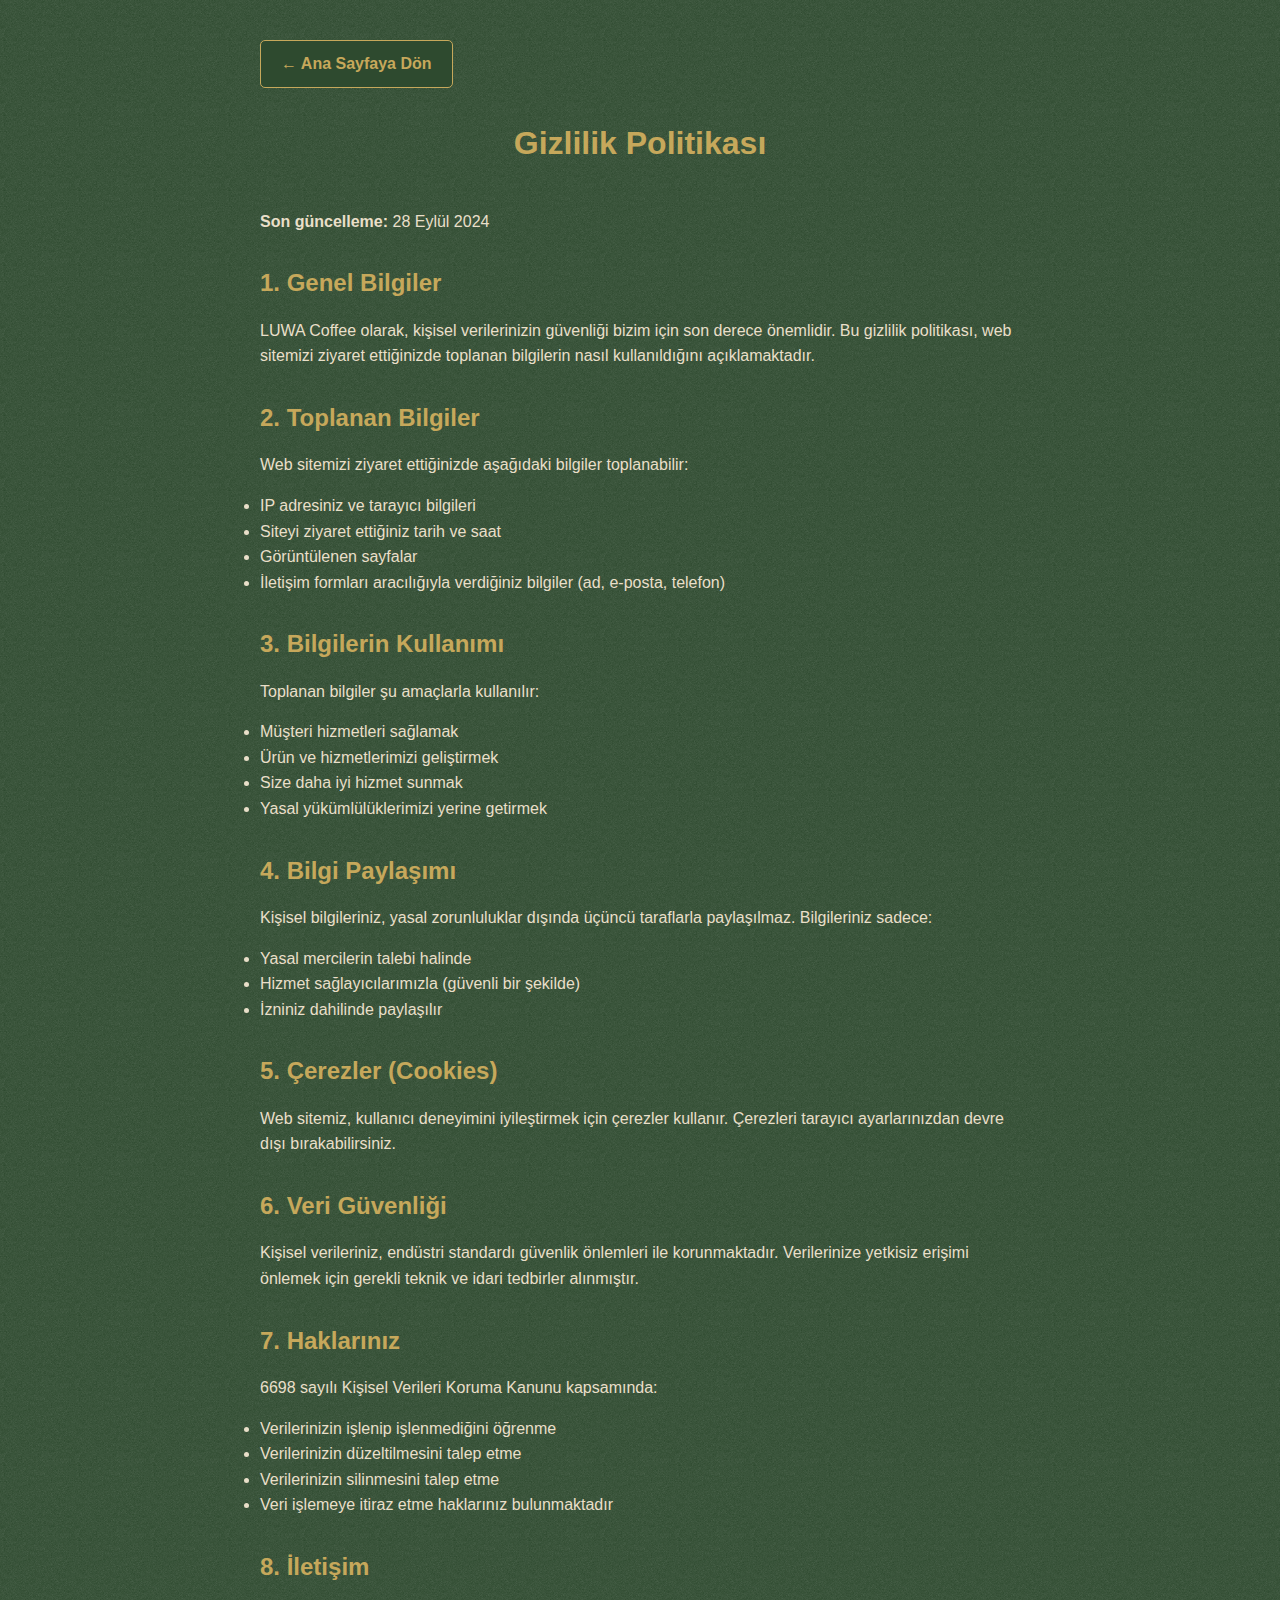
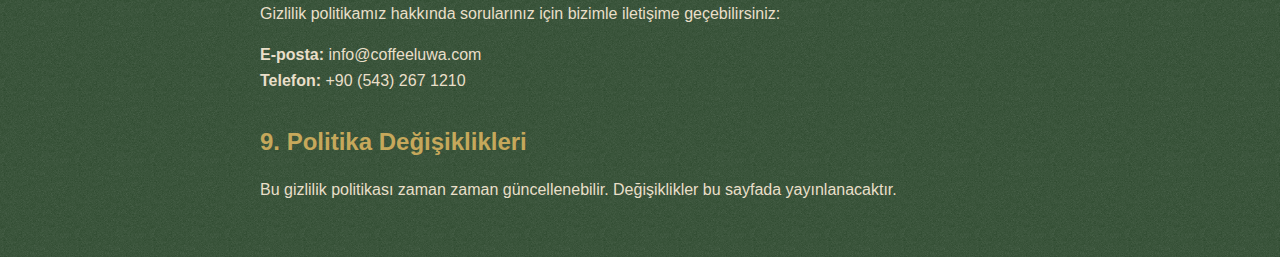
<file: gizlilik-politikasi.html>
<!DOCTYPE html>
<html lang="tr">
  <head>
    <meta charset="UTF-8" />
    <meta name="viewport" content="width=device-width, initial-scale=1.0" />
    <title>Gizlilik Politikası - LUWA Coffee</title>
    <link rel="stylesheet" href="styles.css" />
    <style>
      .legal-content {
        max-width: 800px;
        margin: 0 auto;
        padding: 40px 20px;
        color: var(--cream);
        line-height: 1.6;
      }
      .legal-content h1 {
        color: var(--primary-gold);
        text-align: center;
        margin-bottom: 40px;
      }
      .legal-content h2 {
        color: var(--primary-gold);
        margin-top: 30px;
        margin-bottom: 15px;
      }
      .legal-content p {
        margin-bottom: 15px;
      }
      .back-button {
        display: inline-block;
        margin-bottom: 30px;
        color: var(--primary-gold);
        text-decoration: none;
        padding: 10px 20px;
        border: 1px solid var(--primary-gold);
        border-radius: 5px;
        transition: all 0.3s ease;
      }
      .back-button:hover {
        background: var(--primary-gold);
        color: var(--green);
      }
    </style>
  </head>
  <body
    style="
      background: var(--green);
      background-image: url('assets/noise-light.png');
      background-size: 75px 75px;
    "
  >
    <div class="legal-content">
      <a href="index.html" class="back-button">← Ana Sayfaya Dön</a>

      <h1>Gizlilik Politikası</h1>

      <p><strong>Son güncelleme:</strong> 28 Eylül 2024</p>

      <h2>1. Genel Bilgiler</h2>
      <p>
        LUWA Coffee olarak, kişisel verilerinizin güvenliği bizim için son
        derece önemlidir. Bu gizlilik politikası, web sitemizi ziyaret
        ettiğinizde toplanan bilgilerin nasıl kullanıldığını açıklamaktadır.
      </p>

      <h2>2. Toplanan Bilgiler</h2>
      <p>Web sitemizi ziyaret ettiğinizde aşağıdaki bilgiler toplanabilir:</p>
      <ul>
        <li>IP adresiniz ve tarayıcı bilgileri</li>
        <li>Siteyi ziyaret ettiğiniz tarih ve saat</li>
        <li>Görüntülenen sayfalar</li>
        <li>
          İletişim formları aracılığıyla verdiğiniz bilgiler (ad, e-posta,
          telefon)
        </li>
      </ul>

      <h2>3. Bilgilerin Kullanımı</h2>
      <p>Toplanan bilgiler şu amaçlarla kullanılır:</p>
      <ul>
        <li>Müşteri hizmetleri sağlamak</li>
        <li>Ürün ve hizmetlerimizi geliştirmek</li>
        <li>Size daha iyi hizmet sunmak</li>
        <li>Yasal yükümlülüklerimizi yerine getirmek</li>
      </ul>

      <h2>4. Bilgi Paylaşımı</h2>
      <p>
        Kişisel bilgileriniz, yasal zorunluluklar dışında üçüncü taraflarla
        paylaşılmaz. Bilgileriniz sadece:
      </p>
      <ul>
        <li>Yasal mercilerin talebi halinde</li>
        <li>Hizmet sağlayıcılarımızla (güvenli bir şekilde)</li>
        <li>İzniniz dahilinde paylaşılır</li>
      </ul>

      <h2>5. Çerezler (Cookies)</h2>
      <p>
        Web sitemiz, kullanıcı deneyimini iyileştirmek için çerezler kullanır.
        Çerezleri tarayıcı ayarlarınızdan devre dışı bırakabilirsiniz.
      </p>

      <h2>6. Veri Güvenliği</h2>
      <p>
        Kişisel verileriniz, endüstri standardı güvenlik önlemleri ile
        korunmaktadır. Verilerinize yetkisiz erişimi önlemek için gerekli teknik
        ve idari tedbirler alınmıştır.
      </p>

      <h2>7. Haklarınız</h2>
      <p>6698 sayılı Kişisel Verileri Koruma Kanunu kapsamında:</p>
      <ul>
        <li>Verilerinizin işlenip işlenmediğini öğrenme</li>
        <li>Verilerinizin düzeltilmesini talep etme</li>
        <li>Verilerinizin silinmesini talep etme</li>
        <li>Veri işlemeye itiraz etme haklarınız bulunmaktadır</li>
      </ul>

      <h2>8. İletişim</h2>
      <p>
        Gizlilik politikamız hakkında sorularınız için bizimle iletişime
        geçebilirsiniz:
      </p>
      <p>
        <strong>E-posta:</strong> info@coffeeluwa.com<br />
        <strong>Telefon:</strong> +90 (543) 267 1210<br />
      </p>

      <h2>9. Politika Değişiklikleri</h2>
      <p>
        Bu gizlilik politikası zaman zaman güncellenebilir. Değişiklikler bu
        sayfada yayınlanacaktır.
      </p>
    </div>
  </body>
</html>
</file>
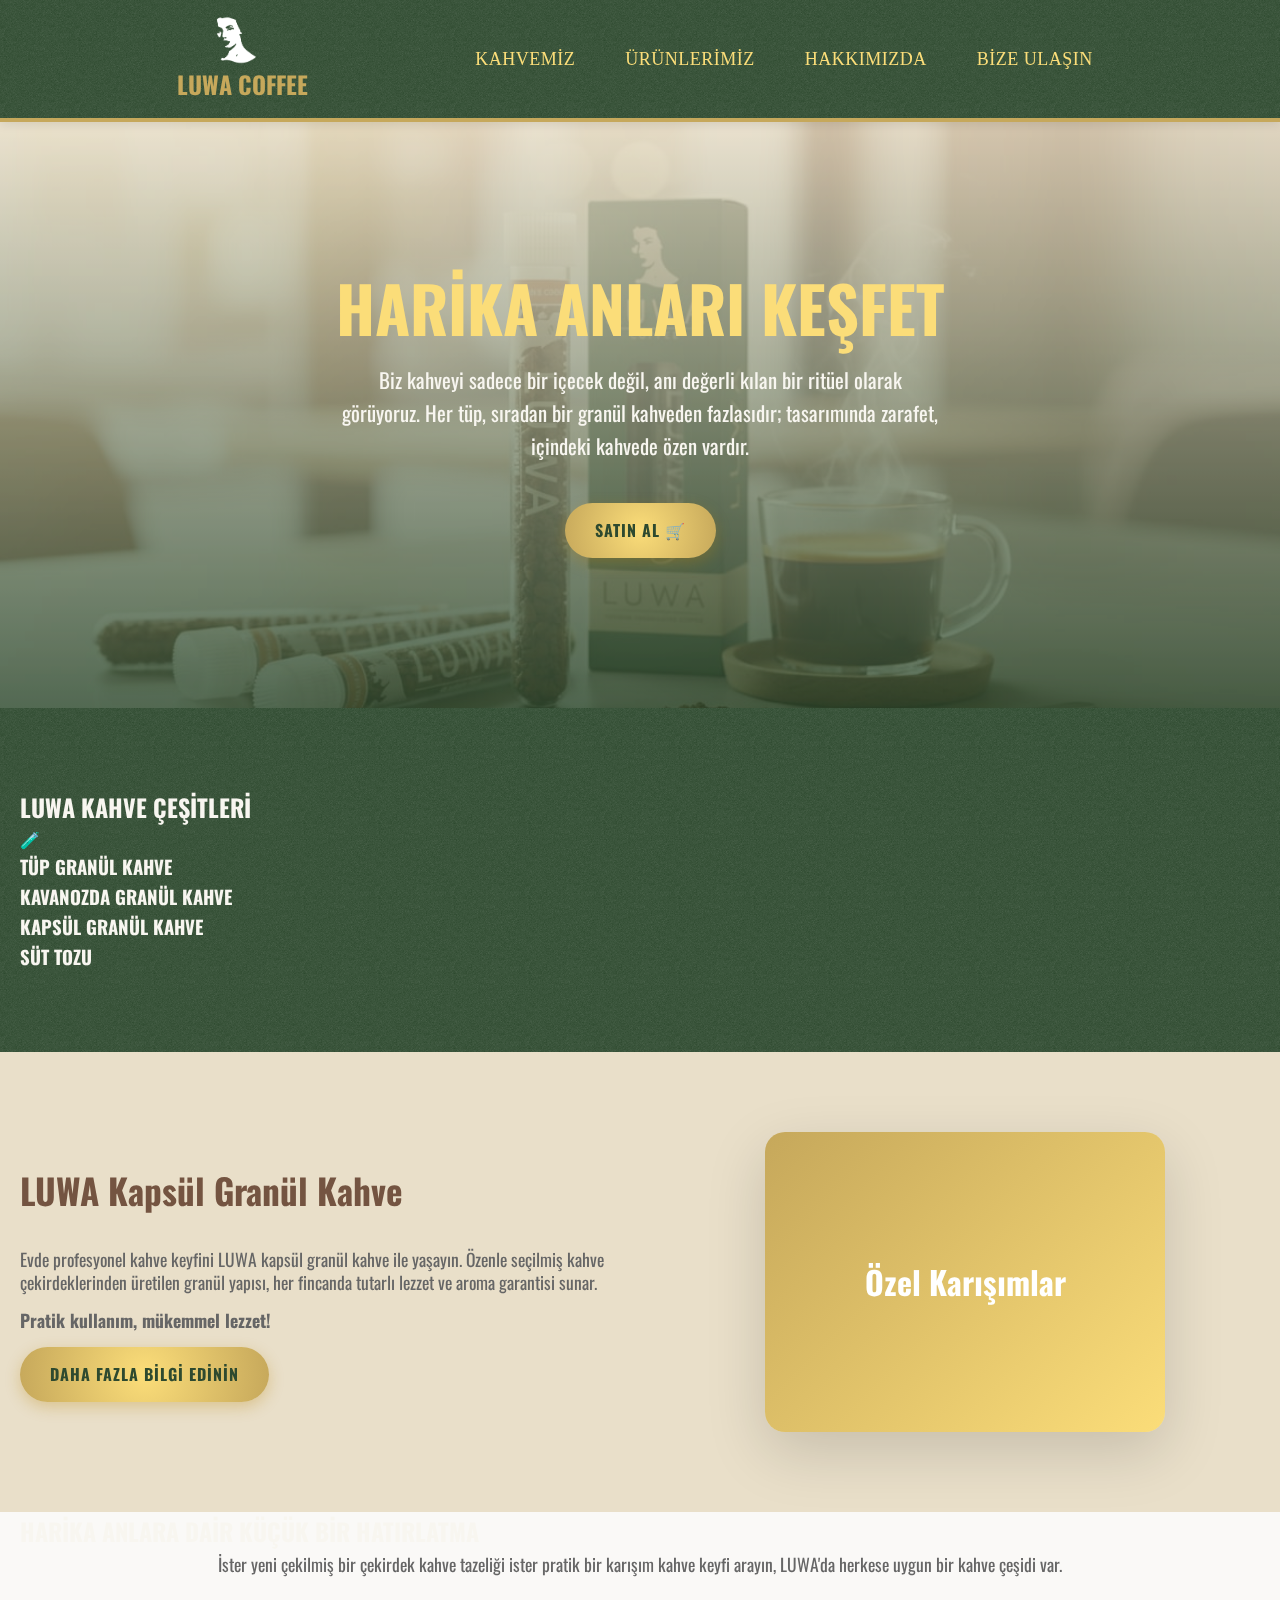
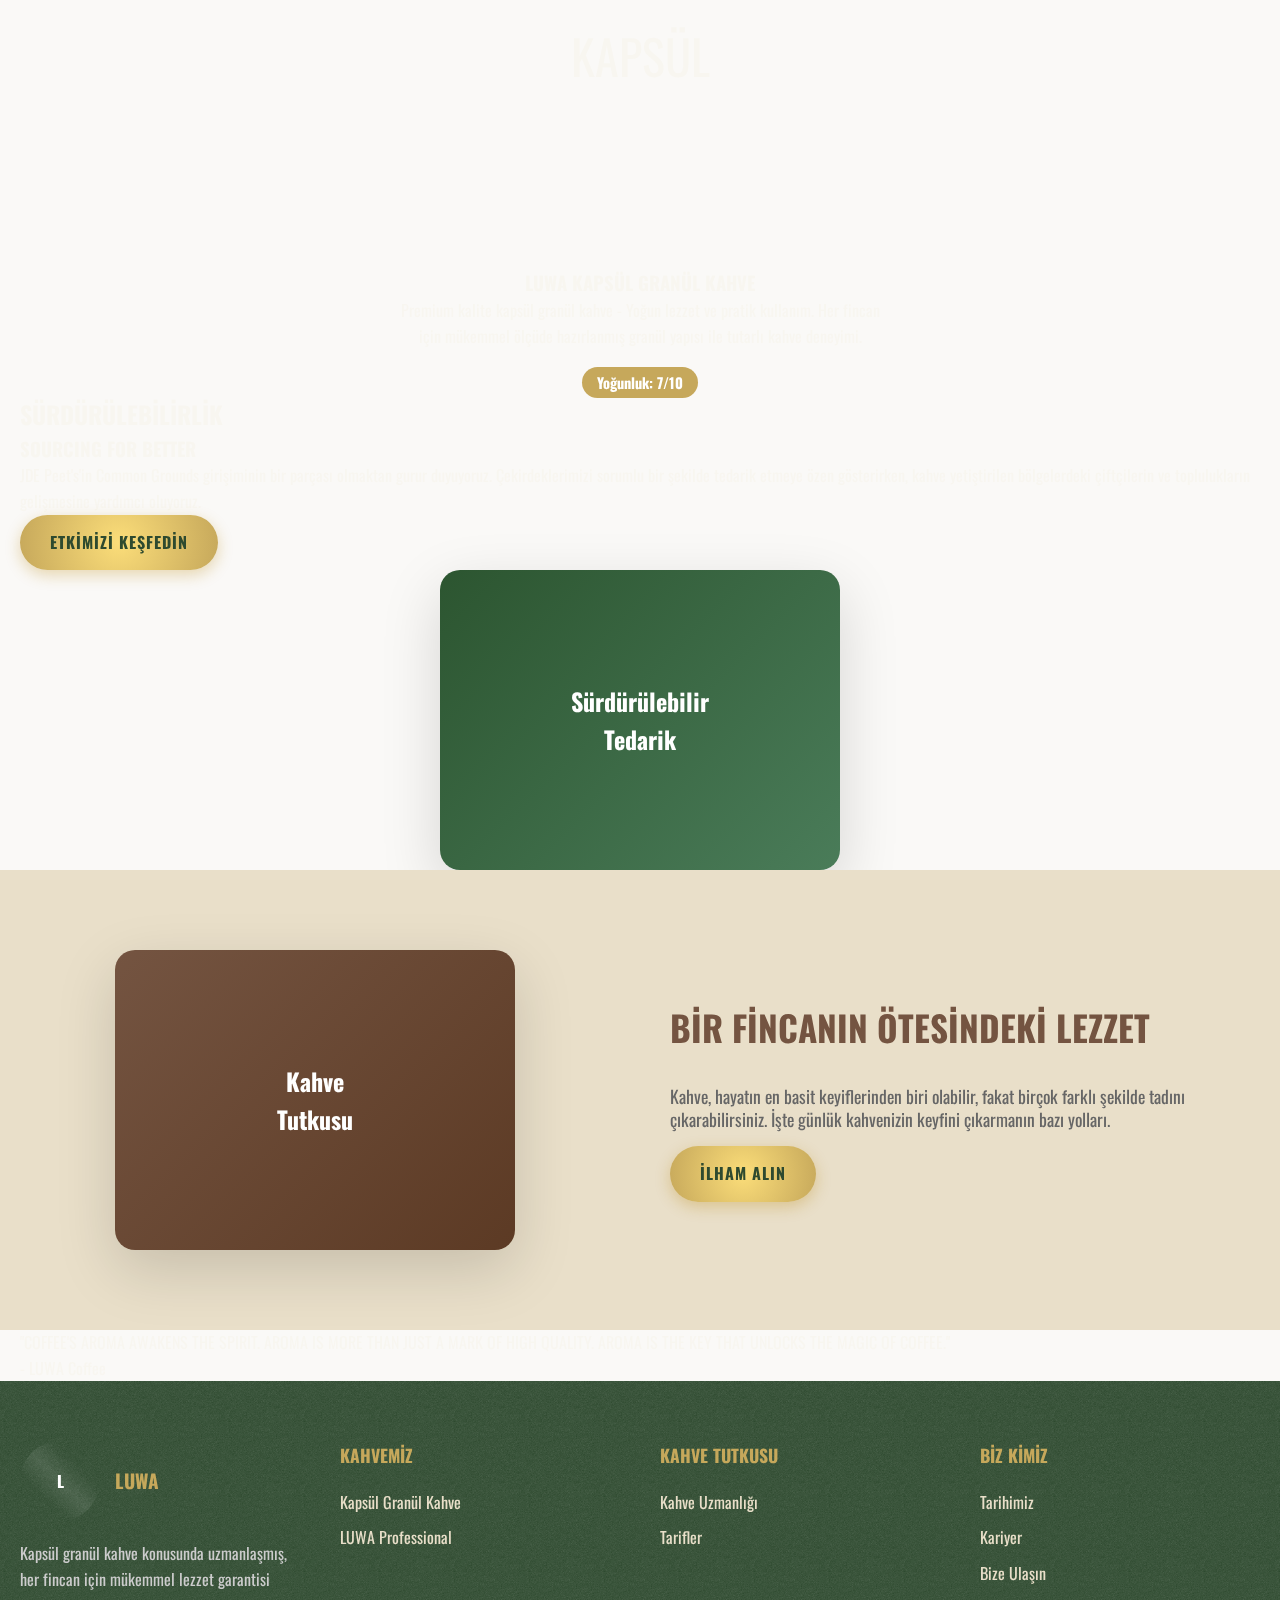
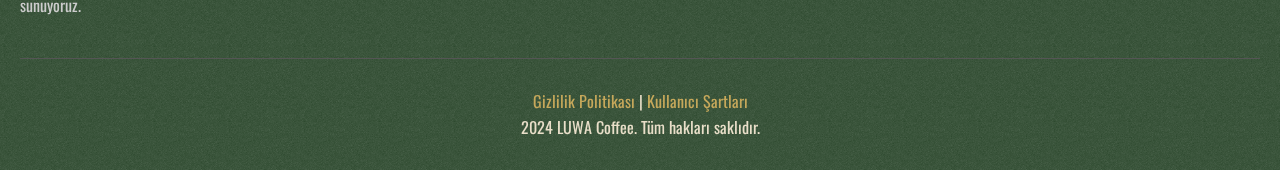
<file: index copy 2.html>
<!DOCTYPE html>
<html lang="tr">
  <head>
    <link rel="preconnect" href="https://fonts.googleapis.com" />
    <link rel="preconnect" href="https://fonts.gstatic.com" crossorigin />
    <link
      href="https://fonts.googleapis.com/css2?family=Oswald:wght@200..700&display=swap"
      rel="stylesheet"
    />
    <meta charset="utf-8" />
    <meta name="viewport" content="width=device-width, initial-scale=1" />
    <title>LUWA Coffee — Harika Anları Keşfet</title>
    <link rel="stylesheet" href="styles.css" />
  </head>
  <body>
    <!-- Header -->
    <header>
      <div class="container">
        <div class="header-content">
          <!-- Mobile hamburger button -->
          <button class="hamburger" aria-label="Toggle menu">
            <span class="hamburger-line"></span>
            <span class="hamburger-line"></span>
            <span class="hamburger-line"></span>
          </button>

          <!-- Logo -->
          <a href="#" class="logo">
            <img class="logo-img" src="assets/logo.png" alt="☕" />
            <div class="logo-text">LUWA COFFEE</div>
          </a>

          <!-- Navigation -->
          <nav class="nav-menu">
            <ul>
              <li><a href="#coffee">Kahvemiz</a></li>
              <li><a href="#passion">Ürünlerimiz</a></li>
              <li><a href="#about">Hakkımızda</a></li>
              <li><a href="#" class="contact-link">Bize Ulaşın</a></li>
            </ul>
          </nav>
        </div>
      </div>
    </header>

    <!-- Hero Section -->
    <section class="hero">
      <div class="container">
        <div class="hero-content">
          <h1>HARİKA ANLARI KEŞFET</h1>
          <p class="hero-subtitle">
            Biz kahveyi sadece bir içecek değil, anı değerli kılan bir ritüel
            olarak görüyoruz. Her tüp, sıradan bir granül kahveden fazlasıdır;
            tasarımında zarafet, içindeki kahvede özen vardır.
          </p>
          <a href="#" class="cta-button" data-modal="purchase">Satın al 🛒</a>
        </div>
      </div>
    </section>

    <!-- Coffee Categories -->
    <section class="coffee-categories" id="coffee">
      <div class="container">
        <h2 class="section-title">LUWA KAHVE ÇEŞİTLERİ</h2>
        <div class="categories-grid">
          <div class="category-card">
            <div class="category-icon-tup">🧪</div>
            <h3>TÜP GRANÜL KAHVE</h3>
          </div>

          <div class="category-card">
            <div class="category-icon-kavanoz"></div>
            <h3>KAVANOZDA GRANÜL KAHVE</h3>
          </div>

          <div class="category-card">
            <div class="category-icon-kapsul"></div>
            <h3>KAPSÜL GRANÜL KAHVE</h3>
          </div>

          <div class="category-card">
            <div class="category-icon-sut"></div>
            <h3>SÜT TOZU</h3>
          </div>
        </div>
      </div>
    </section>

    <!-- Special Coffee Mixes -->
    <section class="special-mixes">
      <div class="container">
        <div class="special-content">
          <div class="special-text">
            <h2>LUWA Kapsül Granül Kahve</h2>
            <p>
              Evde profesyonel kahve keyfini LUWA kapsül granül kahve ile
              yaşayın. Özenle seçilmiş kahve çekirdeklerinden üretilen granül
              yapısı, her fincanda tutarlı lezzet ve aroma garantisi sunar.
            </p>
            <p><strong>Pratik kullanım, mükemmel lezzet!</strong></p>
            <a href="#products" class="cta-button">Daha Fazla Bilgi Edinin</a>
          </div>
          <div class="special-image">
            <div
              class="coffee-image"
              style="
                width: 400px;
                height: 300px;
                background: linear-gradient(
                  135deg,
                  var(--primary-gold),
                  var(--gold-light)
                );
                border-radius: 20px;
                display: flex;
                align-items: center;
                justify-content: center;
                color: white;
                font-size: 2rem;
                font-weight: bold;
              "
            >
              Özel Karışımlar
            </div>
          </div>
        </div>
      </div>
    </section>

    <!-- Products Section -->
    <section class="products-section" id="products">
      <div class="container">
        <h2 class="section-title">HARİKA ANLARA DAİR KÜÇÜK BİR HATIRLATMA</h2>
        <p
          style="
            text-align: center;
            color: var(--text-muted);
            margin-bottom: 40px;
            font-size: 1.1rem;
          "
        >
          İster yeni çekilmiş bir çekirdek kahve tazeliği ister pratik bir
          karışım kahve keyfi arayın, LUWA'da herkese uygun bir kahve çeşidi
          var.
        </p>

        <div style="display: flex; justify-content: center; margin-top: 40px">
          <div
            class="product-card"
            style="max-width: 500px; text-align: center"
          >
            <div class="product-image" style="height: 250px; font-size: 3rem">
              KAPSÜL
            </div>
            <div class="product-info">
              <h3>LUWA KAPSÜL GRANÜL KAHVE</h3>
              <p>
                Premium kalite kapsül granül kahve - Yoğun lezzet ve pratik
                kullanım. Her fincan için mükemmel ölçüde hazırlanmış granül
                yapısı ile tutarlı kahve deneyimi.
              </p>
              <div style="margin-top: 20px">
                <span
                  style="
                    background: var(--primary-gold);
                    color: white;
                    padding: 5px 15px;
                    border-radius: 20px;
                    font-size: 0.9rem;
                    font-weight: bold;
                  "
                >
                  Yoğunluk: 7/10
                </span>
              </div>
            </div>
          </div>
        </div>
      </div>
    </section>

    <!-- Sustainability Section -->
    <section class="sustainability" id="sustainability">
      <div class="container">
        <h2 class="section-title">SÜRDÜRÜLEBİLİRLİK</h2>
        <div class="sustainability-content">
          <div class="sustainability-text">
            <h3>SOURCING FOR BETTER</h3>
            <p>
              JDE Peet's'in Common Grounds girişiminin bir parçası olmaktan
              gurur duyuyoruz. Çekirdeklerimizi sorumlu bir şekilde tedarik
              etmeye özen gösterirken, kahve yetiştirilen bölgelerdeki
              çiftçilerin ve toplulukların gelişmesine yardımcı oluyoruz.
            </p>
            <a href="#impact" class="cta-button">Etkimizi Keşfedin</a>
          </div>
          <div class="special-image">
            <div
              class="coffee-image"
              style="
                width: 400px;
                height: 300px;
                background: linear-gradient(135deg, #2c5530, #4a7c59);
                border-radius: 20px;
                display: flex;
                align-items: center;
                justify-content: center;
                color: white;
                font-size: 1.5rem;
                font-weight: bold;
                text-align: center;
              "
            >
              Sürdürülebilir<br />Tedarik
            </div>
          </div>
        </div>
      </div>
    </section>

    <!-- Coffee Passion Section -->
    <section class="special-mixes" id="passion">
      <div class="container">
        <div class="special-content">
          <div class="special-image">
            <div
              class="coffee-image"
              style="
                width: 400px;
                height: 300px;
                background: linear-gradient(135deg, var(--dark-brown), #5c3a24);
                border-radius: 20px;
                display: flex;
                align-items: center;
                justify-content: center;
                color: white;
                font-size: 1.5rem;
                font-weight: bold;
                text-align: center;
              "
            >
              Kahve<br />Tutkusu
            </div>
          </div>
          <div class="special-text">
            <h2>BİR FİNCANIN ÖTESİNDEKİ LEZZET</h2>
            <p>
              Kahve, hayatın en basit keyiflerinden biri olabilir, fakat birçok
              farklı şekilde tadını çıkarabilirsiniz. İşte günlük kahvenizin
              keyfini çıkarmanın bazı yolları.
            </p>
            <a href="#inspiration" class="cta-button">İlham Alın</a>
          </div>
        </div>
      </div>
    </section>

    <!-- Quote Section -->
    <section class="quote-section">
      <div class="container">
        <blockquote class="quote">
          "COFFEE'S AROMA AWAKENS THE SPIRIT. AROMA IS MORE THAN JUST A MARK OF
          HIGH QUALITY. AROMA IS THE KEY THAT UNLOCKS THE MAGIC OF COFFEE."
        </blockquote>
        <div class="quote-author">- LUWA Coffee</div>
      </div>
    </section>

    <!-- Footer -->
    <footer id="about">
      <div class="container">
        <div class="footer-content">
          <div class="footer-section">
            <div class="footer-logo">
              <div class="footer-logo-img">L</div>
              <div
                style="
                  color: var(--primary-gold);
                  font-size: 1.2rem;
                  font-weight: bold;
                "
              >
                LUWA
              </div>
            </div>
            <p style="color: #cccccc">
              Kapsül granül kahve konusunda uzmanlaşmış, her fincan için
              mükemmel lezzet garantisi sunuyoruz.
            </p>
          </div>
          <div class="footer-section">
            <h4>KAHVEMİZ</h4>
            <ul>
              <li><a href="#">Kapsül Granül Kahve</a></li>
              <li><a href="#">LUWA Professional</a></li>
            </ul>
          </div>
          <div class="footer-section">
            <h4>KAHVE TUTKUSU</h4>
            <ul>
              <li><a href="#">Kahve Uzmanlığı</a></li>
              <li><a href="#">Tarifler</a></li>
            </ul>
          </div>
          <div class="footer-section">
            <h4>BİZ KİMİZ</h4>
            <ul>
              <li><a href="#">Tarihimiz</a></li>
              <li><a href="#">Kariyer</a></li>
              <li><a href="#" class="contact-link">Bize Ulaşın</a></li>
            </ul>
          </div>
        </div>
        <div class="footer-bottom">
          <p>
            <a
              href="#"
              style="color: var(--primary-gold); text-decoration: none"
              >Gizlilik Politikası</a
            >
            |
            <a
              href="#"
              style="color: var(--primary-gold); text-decoration: none"
              >Kullanıcı Şartları</a
            >
          </p>
          <p>2024 LUWA Coffee. Tüm hakları saklıdır.</p>
        </div>
      </div>
    </footer>

    <!-- Main Modal Menu -->
    <div id="modal-overlay" class="modal-overlay">
      <div class="modal-content">
        <div class="modal-header">
          <h3>Satın alma Seçenekleri</h3>
          <button class="modal-close">&times;</button>
        </div>
        <div class="modal-body">
          <div class="modal-options">
            <a href="#" class="modal-option" data-option="online">
              <div class="option-icon">🛒</div>
              <div class="option-content">
                <h4>Online Sipariş</h4>
                <p>E-ticaret sitelerinden hemen sipariş verin</p>
              </div>
            </a>
            <a href="#" class="modal-option" data-option="contact">
              <div class="option-icon">📦</div>
              <div class="option-content">
                <h4>Toptan Satış</h4>
                <p>İşletmeniz için toptan fiyat alın</p>
              </div>
            </a>
          </div>
        </div>
      </div>
    </div>

    <!-- E-commerce Platforms Modal -->
    <div id="ecommerce-modal" class="modal-overlay">
      <div class="modal-content">
        <div class="modal-header">
          <h3>🛒 Online Sipariş Platformları</h3>
          <button class="modal-close ecommerce-close">&times;</button>
        </div>
        <div class="modal-body">
          <div class="modal-options">
            <a
              href="https://www.hepsiburada.com"
              target="_blank"
              class="modal-option platform-option"
              data-platform="hepsiburada"
            >
              <div class="option-icon" style="background: #ff6000">
                {HbIcon}
              </div>
              <div class="option-content">
                <h4>Hepsiburada</h4>
                <p>Türkiye'nin en büyük alışveriş sitesi</p>
              </div>
              <div class="platform-arrow">→</div>
            </a>
            <a
              href="https://www.trendyol.com"
              target="_blank"
              class="modal-option platform-option"
              data-platform="trendyol"
            >
              <div class="option-icon" style="background: #f27a1a">
                {TyIcon}
              </div>
              <div class="option-content">
                <h4>Trendyol</h4>
                <p>Milyonlarca ürün, hızlı teslimat</p>
              </div>
              <div class="platform-arrow">→</div>
            </a>
            <a
              href="https://www.n11.com"
              target="_blank"
              class="modal-option platform-option"
              data-platform="n11"
            >
              <div class="option-icon" style="background: #7b3f99">
                {N11Icon}
              </div>
              <div class="option-content">
                <h4>N11</h4>
                <p>Her şey düşündüğünüz gibi</p>
              </div>
              <div class="platform-arrow">→</div>
            </a>
            <a
              href="https://www.amazon.com.tr"
              target="_blank"
              class="modal-option platform-option"
              data-platform="amazon"
            >
              <div class="option-icon" style="background: #232f3e">
                {AmIcon}
              </div>
              <div class="option-content">
                <h4>Amazon</h4>
                <p>Dünya çapında güvenilir alışveriş</p>
              </div>
              <div class="platform-arrow">→</div>
            </a>
          </div>
          <div class="modal-back">
            <button class="back-button">← Geri Dön</button>
          </div>
        </div>
      </div>
    </div>

    <!-- Contact Modal -->
    <div id="contact-modal" class="modal-overlay">
      <div class="modal-content">
        <div class="modal-header">
          <h3>İletişim</h3>
          <button class="modal-close contact-close">&times;</button>
        </div>
        <div class="modal-body">
          <div class="contact-info">
            <div class="contact-item">
              <div class="contact-icon">📞</div>
              <div class="contact-content">
                <h4>Telefon</h4>
                <p><a href="tel:+902123456789">+90 (212) 345 67 89</a></p>
                <small>Pazartesi - Cuma: 09:00 - 18:00</small>
              </div>
            </div>
            <div class="contact-item">
              <div class="contact-icon">📧</div>
              <div class="contact-content">
                <h4>E-posta</h4>
                <p>
                  <a href="mailto:toptan@luwa.com.tr">toptan@luwa.com.tr</a>
                </p>
                <small>24 saat içinde yanıtlıyoruz</small>
              </div>
            </div>
            <div class="contact-item">
              <div class="contact-icon">💼</div>
              <div class="contact-content">
                <h4>İş Geliştirme</h4>
                <p><a href="mailto:satis@luwa.com.tr">satis@luwa.com.tr</a></p>
                <small>Özel fiyat teklifleri için</small>
              </div>
            </div>
          </div>
          <div class="modal-back">
            <button class="back-button contact-back">← Geri Dön</button>
          </div>
        </div>
      </div>
    </div>

    <script>
      // Header shrinking on scroll
      window.addEventListener("scroll", function () {
        const header = document.querySelector("header");
        const scrollTop =
          window.pageYOffset || document.documentElement.scrollTop;

        if (scrollTop > 100) {
          header.classList.add("shrunk");
        } else {
          header.classList.remove("shrunk");
        }
      });

      // Hamburger menu toggle
      document.addEventListener("DOMContentLoaded", function () {
        const hamburger = document.querySelector(".hamburger");
        const navMenu = document.querySelector(".nav-menu");
        const navLinks = document.querySelectorAll(".nav-menu a");

        if (hamburger && navMenu) {
          hamburger.addEventListener("click", function () {
            hamburger.classList.toggle("active");
            navMenu.classList.toggle("active");
          });

          // Close menu when clicking on a link
          navLinks.forEach((link) => {
            link.addEventListener("click", function () {
              hamburger.classList.remove("active");
              navMenu.classList.remove("active");
            });
          });

          // Close menu when clicking outside
          document.addEventListener("click", function (e) {
            if (!hamburger.contains(e.target) && !navMenu.contains(e.target)) {
              hamburger.classList.remove("active");
              navMenu.classList.remove("active");
            }
          });
        }

        // Modal functionality
        const modal = document.getElementById("modal-overlay");
        const ecommerceModal = document.getElementById("ecommerce-modal");
        const contactModal = document.getElementById("contact-modal");
        const ctaButtons = document.querySelectorAll(".cta-button");
        const modalClose = document.querySelector(".modal-close");
        const ecommerceClose = document.querySelector(".ecommerce-close");
        const contactClose = document.querySelector(".contact-close");
        const backButton = document.querySelector(".back-button");
        const contactBackButton = document.querySelector(".contact-back");
        const modalOptions = document.querySelectorAll(".modal-option");
        const platformOptions = document.querySelectorAll(".platform-option");

        // Open main modal when CTA button is clicked
        ctaButtons.forEach((button) => {
          button.addEventListener("click", function (e) {
            e.preventDefault();
            modal.classList.add("active");
            document.body.style.overflow = "hidden";
          });
        });

        // Open contact modal when "Bize Ulaşın" is clicked
        const contactLinks = document.querySelectorAll(".contact-link");
        contactLinks.forEach((link) => {
          link.addEventListener("click", function (e) {
            e.preventDefault();
            contactModal.classList.add("active");
            document.body.style.overflow = "hidden";
          });
        });

        // Close main modal when X is clicked
        if (modalClose) {
          modalClose.addEventListener("click", function () {
            modal.classList.remove("active");
            document.body.style.overflow = "auto";
          });
        }

        // Close e-commerce modal when X is clicked
        if (ecommerceClose) {
          ecommerceClose.addEventListener("click", function () {
            ecommerceModal.classList.remove("active");
            document.body.style.overflow = "auto";
          });
        }

        // Close contact modal when X is clicked
        if (contactClose) {
          contactClose.addEventListener("click", function () {
            contactModal.classList.remove("active");
            document.body.style.overflow = "auto";
          });
        }

        // Back button functionality
        if (backButton) {
          backButton.addEventListener("click", function () {
            ecommerceModal.classList.remove("active");
            modal.classList.add("active");
          });
        }

        // Contact back button functionality
        if (contactBackButton) {
          contactBackButton.addEventListener("click", function () {
            contactModal.classList.remove("active");
            modal.classList.add("active");
          });
        }

        // Close modals when clicking outside
        modal.addEventListener("click", function (e) {
          if (e.target === modal) {
            modal.classList.remove("active");
            document.body.style.overflow = "auto";
          }
        });

        ecommerceModal.addEventListener("click", function (e) {
          if (e.target === ecommerceModal) {
            ecommerceModal.classList.remove("active");
            document.body.style.overflow = "auto";
          }
        });

        contactModal.addEventListener("click", function (e) {
          if (e.target === contactModal) {
            contactModal.classList.remove("active");
            document.body.style.overflow = "auto";
          }
        });

        // Handle main modal option clicks
        modalOptions.forEach((option) => {
          option.addEventListener("click", function (e) {
            e.preventDefault();
            const optionType = this.getAttribute("data-option");

            switch (optionType) {
              case "online":
                // Open e-commerce platforms modal
                modal.classList.remove("active");
                ecommerceModal.classList.add("active");
                break;
              case "contact":
                // Open contact modal
                modal.classList.remove("active");
                contactModal.classList.add("active");
                break;
            }
          });
        });

        // Handle platform clicks
        platformOptions.forEach((option) => {
          option.addEventListener("click", function (e) {
            const platform = this.getAttribute("data-platform");

            if (platform === "official") {
              e.preventDefault();
              alert("Resmi websitemize yönlendiriliyorsunuz...");
              ecommerceModal.classList.remove("active");
              document.body.style.overflow = "auto";
            }
            // For other platforms, let the default link behavior work
          });
        });

        // Close modals with Escape key
        document.addEventListener("keydown", function (e) {
          if (e.key === "Escape") {
            if (contactModal.classList.contains("active")) {
              contactModal.classList.remove("active");
              document.body.style.overflow = "auto";
            } else if (ecommerceModal.classList.contains("active")) {
              ecommerceModal.classList.remove("active");
              document.body.style.overflow = "auto";
            } else if (modal.classList.contains("active")) {
              modal.classList.remove("active");
              document.body.style.overflow = "auto";
            }
          }
        });
      });
    </script>
  </body>
</html>
</file>
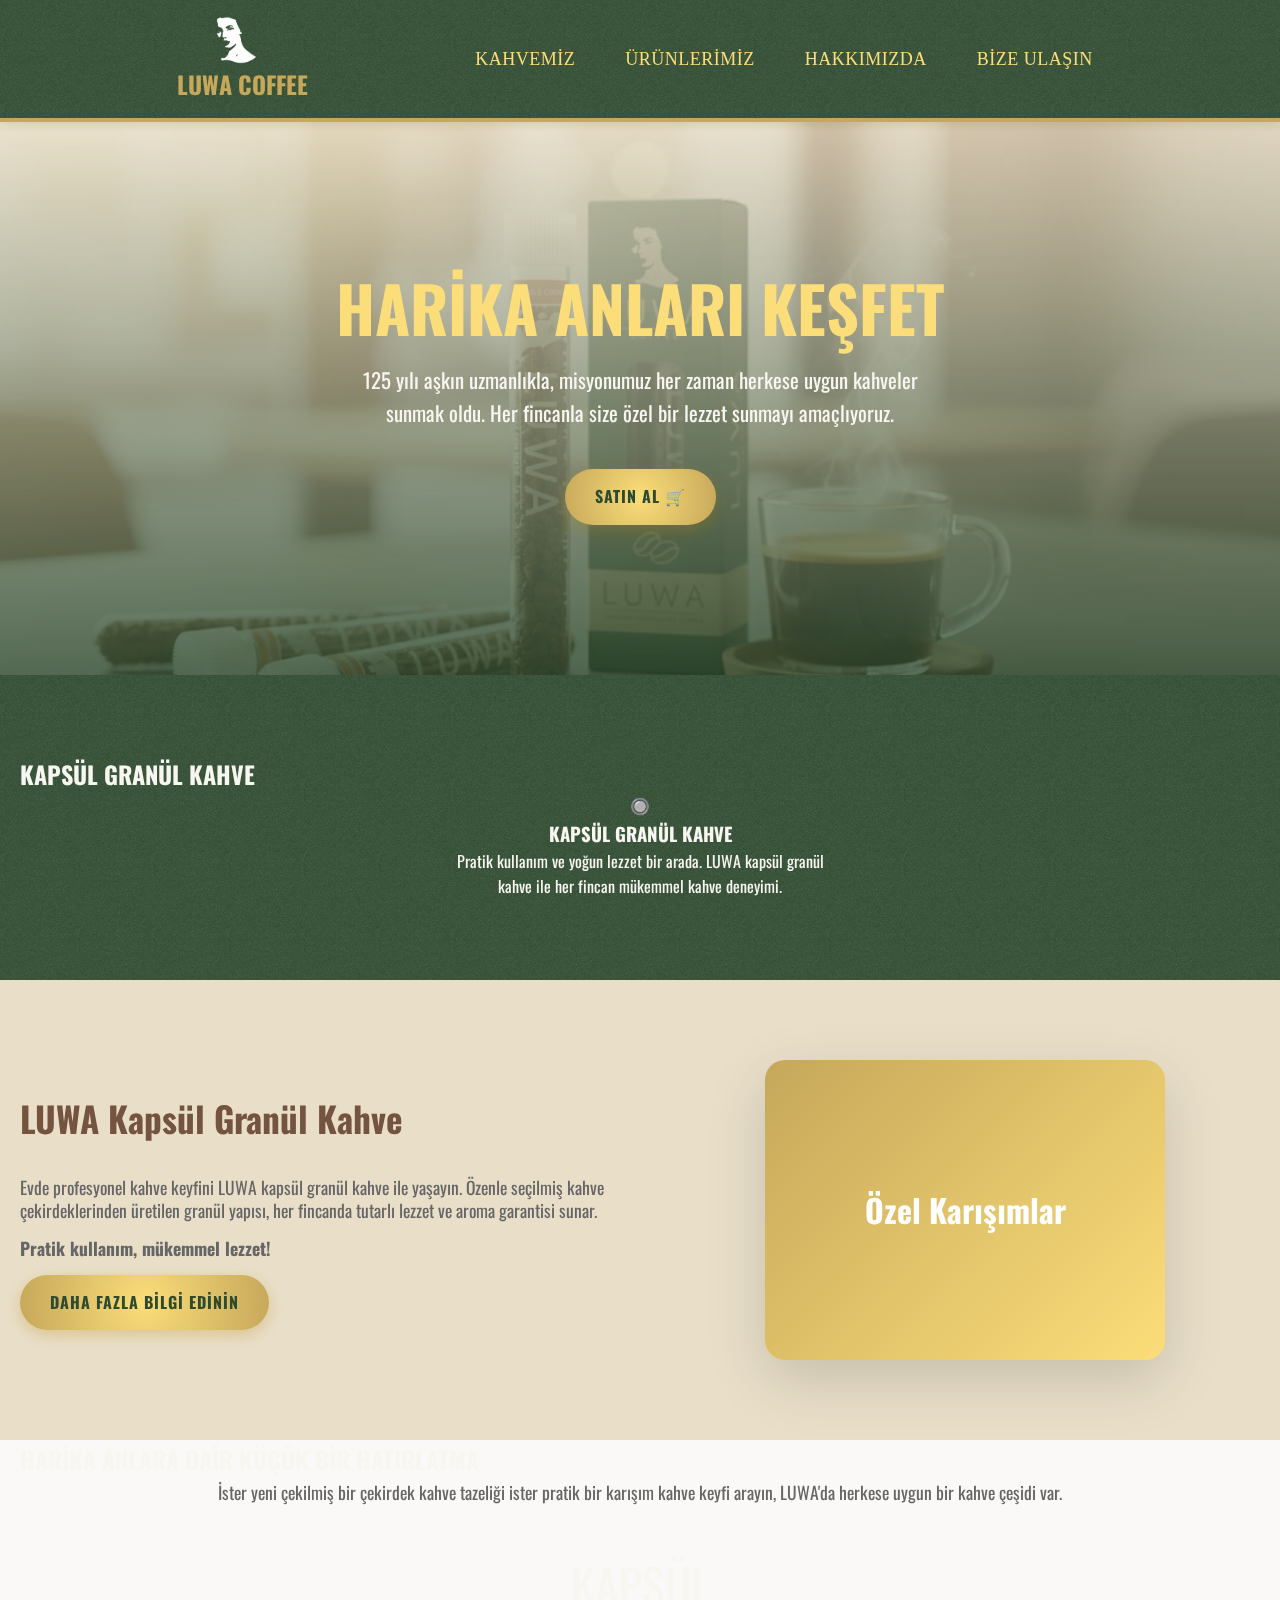
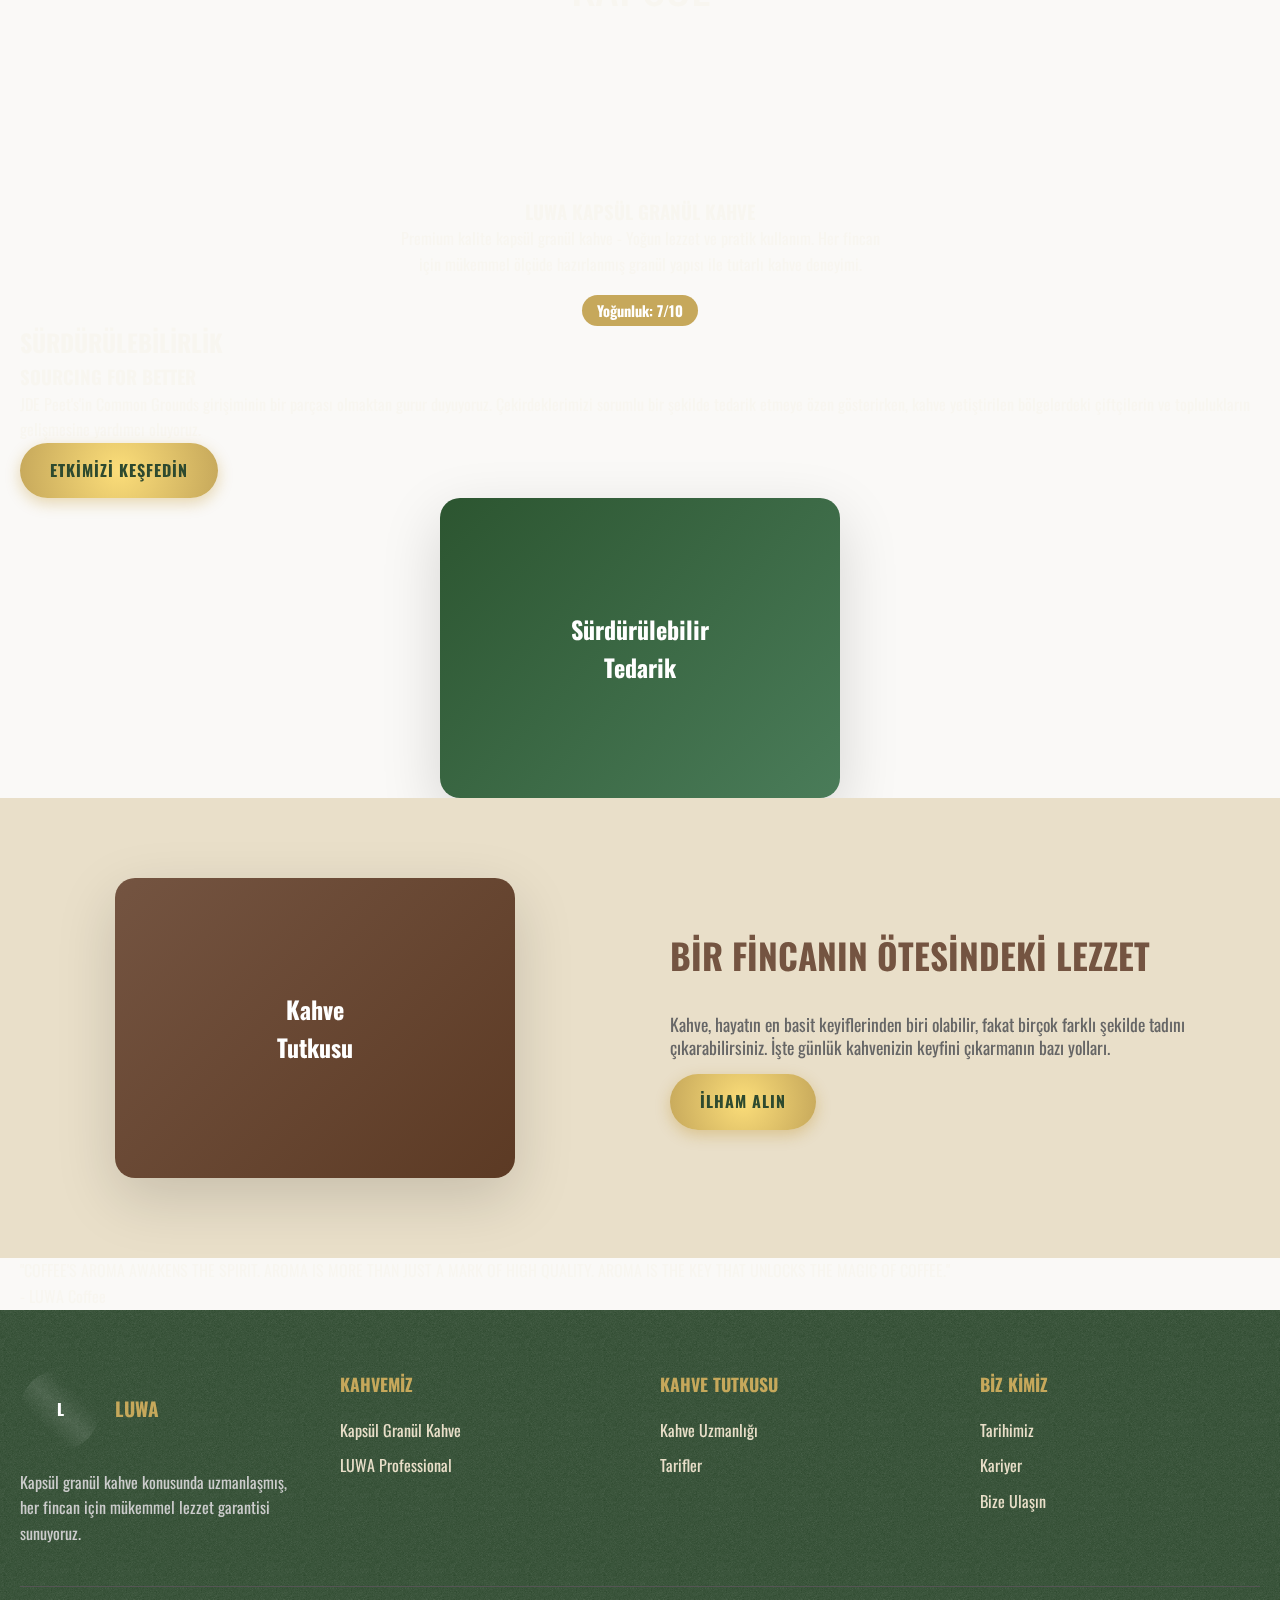
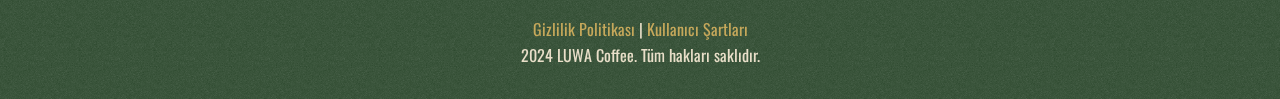
<file: index copy.html>
<!DOCTYPE html>
<html lang="tr">
  <head>
    <link rel="preconnect" href="https://fonts.googleapis.com" />
    <link rel="preconnect" href="https://fonts.gstatic.com" crossorigin />
    <link
      href="https://fonts.googleapis.com/css2?family=Oswald:wght@200..700&display=swap"
      rel="stylesheet"
    />
    <meta charset="utf-8" />
    <meta name="viewport" content="width=device-width, initial-scale=1" />
    <title>LUWA Coffee — Harika Anları Keşfet</title>
    <link rel="stylesheet" href="styles.css" />
  </head>
  <body>
    <!-- Header -->
    <header>
      <div class="container">
        <div class="header-content">
          <!-- Mobile hamburger button -->
          <button class="hamburger" aria-label="Toggle menu">
            <span class="hamburger-line"></span>
            <span class="hamburger-line"></span>
            <span class="hamburger-line"></span>
          </button>

          <!-- Logo -->
          <a href="#" class="logo">
            <img class="logo-img" src="assets/logo.png" alt="☕" />
            <div class="logo-text">LUWA COFFEE</div>
          </a>

          <!-- Navigation -->
          <nav class="nav-menu">
            <ul>
              <li><a href="#coffee">Kahvemiz</a></li>
              <li><a href="#passion">Ürünlerimiz</a></li>
              <li><a href="#about">Hakkımızda</a></li>
              <li><a href="#contact">Bize Ulaşın</a></li>
            </ul>
          </nav>
        </div>
      </div>
    </header>

    <!-- Hero Section -->
    <section class="hero">
      <div class="container">
        <div class="hero-content">
          <h1>HARİKA ANLARI KEŞFET</h1>
          <p class="hero-subtitle">
            125 yılı aşkın uzmanlıkla, misyonumuz her zaman herkese uygun
            kahveler sunmak oldu. Her fincanla size özel bir lezzet sunmayı
            amaçlıyoruz.
          </p>
          <a href="#" class="cta-button" data-modal="purchase">Satın al 🛒</a>
        </div>
      </div>
    </section>

    <!-- Coffee Categories -->
    <section class="coffee-categories" id="coffee">
      <div class="container">
        <h2 class="section-title">KAPSÜL GRANÜL KAHVE</h2>
        <div style="text-align: center; max-width: 600px; margin: 0 auto">
          <div
            class="category-card"
            style="display: inline-block; max-width: 400px"
          >
            <div class="category-icon">🔘</div>
            <h3>KAPSÜL GRANÜL KAHVE</h3>
            <p>
              Pratik kullanım ve yoğun lezzet bir arada. LUWA kapsül granül
              kahve ile her fincan mükemmel kahve deneyimi.
            </p>
          </div>
        </div>
      </div>
    </section>

    <!-- Special Coffee Mixes -->
    <section class="special-mixes">
      <div class="container">
        <div class="special-content">
          <div class="special-text">
            <h2>LUWA Kapsül Granül Kahve</h2>
            <p>
              Evde profesyonel kahve keyfini LUWA kapsül granül kahve ile
              yaşayın. Özenle seçilmiş kahve çekirdeklerinden üretilen granül
              yapısı, her fincanda tutarlı lezzet ve aroma garantisi sunar.
            </p>
            <p><strong>Pratik kullanım, mükemmel lezzet!</strong></p>
            <a href="#products" class="cta-button">Daha Fazla Bilgi Edinin</a>
          </div>
          <div class="special-image">
            <div
              class="coffee-image"
              style="
                width: 400px;
                height: 300px;
                background: linear-gradient(
                  135deg,
                  var(--primary-gold),
                  var(--gold-light)
                );
                border-radius: 20px;
                display: flex;
                align-items: center;
                justify-content: center;
                color: white;
                font-size: 2rem;
                font-weight: bold;
              "
            >
              Özel Karışımlar
            </div>
          </div>
        </div>
      </div>
    </section>

    <!-- Products Section -->
    <section class="products-section" id="products">
      <div class="container">
        <h2 class="section-title">HARİKA ANLARA DAİR KÜÇÜK BİR HATIRLATMA</h2>
        <p
          style="
            text-align: center;
            color: var(--text-muted);
            margin-bottom: 40px;
            font-size: 1.1rem;
          "
        >
          İster yeni çekilmiş bir çekirdek kahve tazeliği ister pratik bir
          karışım kahve keyfi arayın, LUWA'da herkese uygun bir kahve çeşidi
          var.
        </p>

        <div style="display: flex; justify-content: center; margin-top: 40px">
          <div
            class="product-card"
            style="max-width: 500px; text-align: center"
          >
            <div class="product-image" style="height: 250px; font-size: 3rem">
              KAPSÜL
            </div>
            <div class="product-info">
              <h3>LUWA KAPSÜL GRANÜL KAHVE</h3>
              <p>
                Premium kalite kapsül granül kahve - Yoğun lezzet ve pratik
                kullanım. Her fincan için mükemmel ölçüde hazırlanmış granül
                yapısı ile tutarlı kahve deneyimi.
              </p>
              <div style="margin-top: 20px">
                <span
                  style="
                    background: var(--primary-gold);
                    color: white;
                    padding: 5px 15px;
                    border-radius: 20px;
                    font-size: 0.9rem;
                    font-weight: bold;
                  "
                >
                  Yoğunluk: 7/10
                </span>
              </div>
            </div>
          </div>
        </div>
      </div>
    </section>

    <!-- Sustainability Section -->
    <section class="sustainability" id="sustainability">
      <div class="container">
        <h2 class="section-title">SÜRDÜRÜLEBİLİRLİK</h2>
        <div class="sustainability-content">
          <div class="sustainability-text">
            <h3>SOURCING FOR BETTER</h3>
            <p>
              JDE Peet's'in Common Grounds girişiminin bir parçası olmaktan
              gurur duyuyoruz. Çekirdeklerimizi sorumlu bir şekilde tedarik
              etmeye özen gösterirken, kahve yetiştirilen bölgelerdeki
              çiftçilerin ve toplulukların gelişmesine yardımcı oluyoruz.
            </p>
            <a href="#impact" class="cta-button">Etkimizi Keşfedin</a>
          </div>
          <div class="special-image">
            <div
              class="coffee-image"
              style="
                width: 400px;
                height: 300px;
                background: linear-gradient(135deg, #2c5530, #4a7c59);
                border-radius: 20px;
                display: flex;
                align-items: center;
                justify-content: center;
                color: white;
                font-size: 1.5rem;
                font-weight: bold;
                text-align: center;
              "
            >
              Sürdürülebilir<br />Tedarik
            </div>
          </div>
        </div>
      </div>
    </section>

    <!-- Coffee Passion Section -->
    <section class="special-mixes" id="passion">
      <div class="container">
        <div class="special-content">
          <div class="special-image">
            <div
              class="coffee-image"
              style="
                width: 400px;
                height: 300px;
                background: linear-gradient(135deg, var(--dark-brown), #5c3a24);
                border-radius: 20px;
                display: flex;
                align-items: center;
                justify-content: center;
                color: white;
                font-size: 1.5rem;
                font-weight: bold;
                text-align: center;
              "
            >
              Kahve<br />Tutkusu
            </div>
          </div>
          <div class="special-text">
            <h2>BİR FİNCANIN ÖTESİNDEKİ LEZZET</h2>
            <p>
              Kahve, hayatın en basit keyiflerinden biri olabilir, fakat birçok
              farklı şekilde tadını çıkarabilirsiniz. İşte günlük kahvenizin
              keyfini çıkarmanın bazı yolları.
            </p>
            <a href="#inspiration" class="cta-button">İlham Alın</a>
          </div>
        </div>
      </div>
    </section>

    <!-- Quote Section -->
    <section class="quote-section">
      <div class="container">
        <blockquote class="quote">
          "COFFEE'S AROMA AWAKENS THE SPIRIT. AROMA IS MORE THAN JUST A MARK OF
          HIGH QUALITY. AROMA IS THE KEY THAT UNLOCKS THE MAGIC OF COFFEE."
        </blockquote>
        <div class="quote-author">- LUWA Coffee</div>
      </div>
    </section>

    <!-- Footer -->
    <footer id="about">
      <div class="container">
        <div class="footer-content">
          <div class="footer-section">
            <div class="footer-logo">
              <div class="footer-logo-img">L</div>
              <div
                style="
                  color: var(--primary-gold);
                  font-size: 1.2rem;
                  font-weight: bold;
                "
              >
                LUWA
              </div>
            </div>
            <p style="color: #cccccc">
              Kapsül granül kahve konusunda uzmanlaşmış, her fincan için
              mükemmel lezzet garantisi sunuyoruz.
            </p>
          </div>
          <div class="footer-section">
            <h4>KAHVEMİZ</h4>
            <ul>
              <li><a href="#">Kapsül Granül Kahve</a></li>
              <li><a href="#">LUWA Professional</a></li>
            </ul>
          </div>
          <div class="footer-section">
            <h4>KAHVE TUTKUSU</h4>
            <ul>
              <li><a href="#">Kahve Uzmanlığı</a></li>
              <li><a href="#">Tarifler</a></li>
            </ul>
          </div>
          <div class="footer-section">
            <h4>BİZ KİMİZ</h4>
            <ul>
              <li><a href="#">Tarihimiz</a></li>
              <li><a href="#">Kariyer</a></li>
              <li><a href="#">Bize Ulaşın</a></li>
            </ul>
          </div>
        </div>
        <div class="footer-bottom">
          <p>
            <a
              href="#"
              style="color: var(--primary-gold); text-decoration: none"
              >Gizlilik Politikası</a
            >
            |
            <a
              href="#"
              style="color: var(--primary-gold); text-decoration: none"
              >Kullanıcı Şartları</a
            >
          </p>
          <p>2024 LUWA Coffee. Tüm hakları saklıdır.</p>
        </div>
      </div>
    </footer>

    <!-- Main Modal Menu -->
    <div id="modal-overlay" class="modal-overlay">
      <div class="modal-content">
        <div class="modal-header">
          <h3>LUWA Coffee Seçenekleri</h3>
          <button class="modal-close">&times;</button>
        </div>
        <div class="modal-body">
          <div class="modal-options">
            <a href="#" class="modal-option" data-option="online">
              <div class="option-icon">🛒</div>
              <div class="option-content">
                <h4>Online Sipariş</h4>
                <p>E-ticaret sitelerinden hemen sipariş verin</p>
              </div>
            </a>
            <a href="#" class="modal-option" data-option="wholesale">
              <div class="option-icon">📦</div>
              <div class="option-content">
                <h4>Toptan Satış</h4>
                <p>İşletmeniz için toptan fiyat alın</p>
              </div>
            </a>
          </div>
        </div>
      </div>
    </div>

    <!-- E-commerce Platforms Modal -->
    <div id="ecommerce-modal" class="modal-overlay">
      <div class="modal-content">
        <div class="modal-header">
          <h3>🛒 Online Sipariş Platformları</h3>
          <button class="modal-close ecommerce-close">&times;</button>
        </div>
        <div class="modal-body">
          <div class="modal-options">
            <a
              href="https://www.hepsiburada.com"
              target="_blank"
              class="modal-option platform-option"
              data-platform="hepsiburada"
            >
              <div class="option-icon" style="background: #ff6000">🛒</div>
              <div class="option-content">
                <h4>Hepsiburada</h4>
                <p>Türkiye'nin en büyük alışveriş sitesi</p>
              </div>
              <div class="platform-arrow">→</div>
            </a>
            <a
              href="https://www.trendyol.com"
              target="_blank"
              class="modal-option platform-option"
              data-platform="trendyol"
            >
              <div class="option-icon" style="background: #f27a1a">🛒</div>
              <div class="option-content">
                <h4>Trendyol</h4>
                <p>Milyonlarca ürün, hızlı teslimat</p>
              </div>
              <div class="platform-arrow">→</div>
            </a>
            <a
              href="https://www.n11.com"
              target="_blank"
              class="modal-option platform-option"
              data-platform="n11"
            >
              <div class="option-icon" style="background: #7b3f99">🛒</div>
              <div class="option-content">
                <h4>N11</h4>
                <p>Her şey düşündüğünüz gibi</p>
              </div>
              <div class="platform-arrow">→</div>
            </a>
            <a
              href="https://www.amazon.com.tr"
              target="_blank"
              class="modal-option platform-option"
              data-platform="amazon"
            >
              <div class="option-icon" style="background: #232f3e">🛒</div>
              <div class="option-content">
                <h4>Amazon</h4>
                <p>Dünya çapında güvenilir alışveriş</p>
              </div>
              <div class="platform-arrow">→</div>
            </a>
            <a
              href="#"
              class="modal-option platform-option"
              data-platform="official"
            >
              <div class="option-icon" style="background: var(--primary-gold)">
                🌐
              </div>
              <div class="option-content">
                <h4>Resmi Websitemiz</h4>
                <p>Direkt bizden alın, özel indirimler kazanın</p>
              </div>
              <div class="platform-arrow">→</div>
            </a>
          </div>
          <div class="modal-back">
            <button class="back-button">← Geri Dön</button>
          </div>
        </div>
      </div>
    </div>

    <script>
      // Header shrinking on scroll
      window.addEventListener("scroll", function () {
        const header = document.querySelector("header");
        const scrollTop =
          window.pageYOffset || document.documentElement.scrollTop;

        if (scrollTop > 100) {
          header.classList.add("shrunk");
        } else {
          header.classList.remove("shrunk");
        }
      });

      // Hamburger menu toggle
      document.addEventListener("DOMContentLoaded", function () {
        const hamburger = document.querySelector(".hamburger");
        const navMenu = document.querySelector(".nav-menu");
        const navLinks = document.querySelectorAll(".nav-menu a");

        if (hamburger && navMenu) {
          hamburger.addEventListener("click", function () {
            hamburger.classList.toggle("active");
            navMenu.classList.toggle("active");
          });

          // Close menu when clicking on a link
          navLinks.forEach((link) => {
            link.addEventListener("click", function () {
              hamburger.classList.remove("active");
              navMenu.classList.remove("active");
            });
          });

          // Close menu when clicking outside
          document.addEventListener("click", function (e) {
            if (!hamburger.contains(e.target) && !navMenu.contains(e.target)) {
              hamburger.classList.remove("active");
              navMenu.classList.remove("active");
            }
          });
        }

        // Modal functionality
        const modal = document.getElementById("modal-overlay");
        const ecommerceModal = document.getElementById("ecommerce-modal");
        const ctaButtons = document.querySelectorAll(".cta-button");
        const modalClose = document.querySelector(".modal-close");
        const ecommerceClose = document.querySelector(".ecommerce-close");
        const backButton = document.querySelector(".back-button");
        const modalOptions = document.querySelectorAll(".modal-option");
        const platformOptions = document.querySelectorAll(".platform-option");

        // Open main modal when CTA button is clicked
        ctaButtons.forEach((button) => {
          button.addEventListener("click", function (e) {
            e.preventDefault();
            modal.classList.add("active");
            document.body.style.overflow = "hidden";
          });
        });

        // Close main modal when X is clicked
        if (modalClose) {
          modalClose.addEventListener("click", function () {
            modal.classList.remove("active");
            document.body.style.overflow = "auto";
          });
        }

        // Close e-commerce modal when X is clicked
        if (ecommerceClose) {
          ecommerceClose.addEventListener("click", function () {
            ecommerceModal.classList.remove("active");
            document.body.style.overflow = "auto";
          });
        }

        // Back button functionality
        if (backButton) {
          backButton.addEventListener("click", function () {
            ecommerceModal.classList.remove("active");
            modal.classList.add("active");
          });
        }

        // Close modals when clicking outside
        modal.addEventListener("click", function (e) {
          if (e.target === modal) {
            modal.classList.remove("active");
            document.body.style.overflow = "auto";
          }
        });

        ecommerceModal.addEventListener("click", function (e) {
          if (e.target === ecommerceModal) {
            ecommerceModal.classList.remove("active");
            document.body.style.overflow = "auto";
          }
        });

        // Handle main modal option clicks
        modalOptions.forEach((option) => {
          option.addEventListener("click", function (e) {
            e.preventDefault();
            const optionType = this.getAttribute("data-option");

            switch (optionType) {
              case "online":
                // Open e-commerce platforms modal
                modal.classList.remove("active");
                ecommerceModal.classList.add("active");
                break;
              case "wholesale":
                alert("Toptan satış iletişim formu açılıyor...");
                modal.classList.remove("active");
                document.body.style.overflow = "auto";
                break;
            }
          });
        });

        // Handle platform clicks
        platformOptions.forEach((option) => {
          option.addEventListener("click", function (e) {
            const platform = this.getAttribute("data-platform");

            if (platform === "official") {
              e.preventDefault();
              alert("Resmi websitemize yönlendiriliyorsunuz...");
              ecommerceModal.classList.remove("active");
              document.body.style.overflow = "auto";
            }
            // For other platforms, let the default link behavior work
          });
        });

        // Close modals with Escape key
        document.addEventListener("keydown", function (e) {
          if (e.key === "Escape") {
            if (ecommerceModal.classList.contains("active")) {
              ecommerceModal.classList.remove("active");
              document.body.style.overflow = "auto";
            } else if (modal.classList.contains("active")) {
              modal.classList.remove("active");
              document.body.style.overflow = "auto";
            }
          }
        });
      });
    </script>
  </body>
</html>
</file>
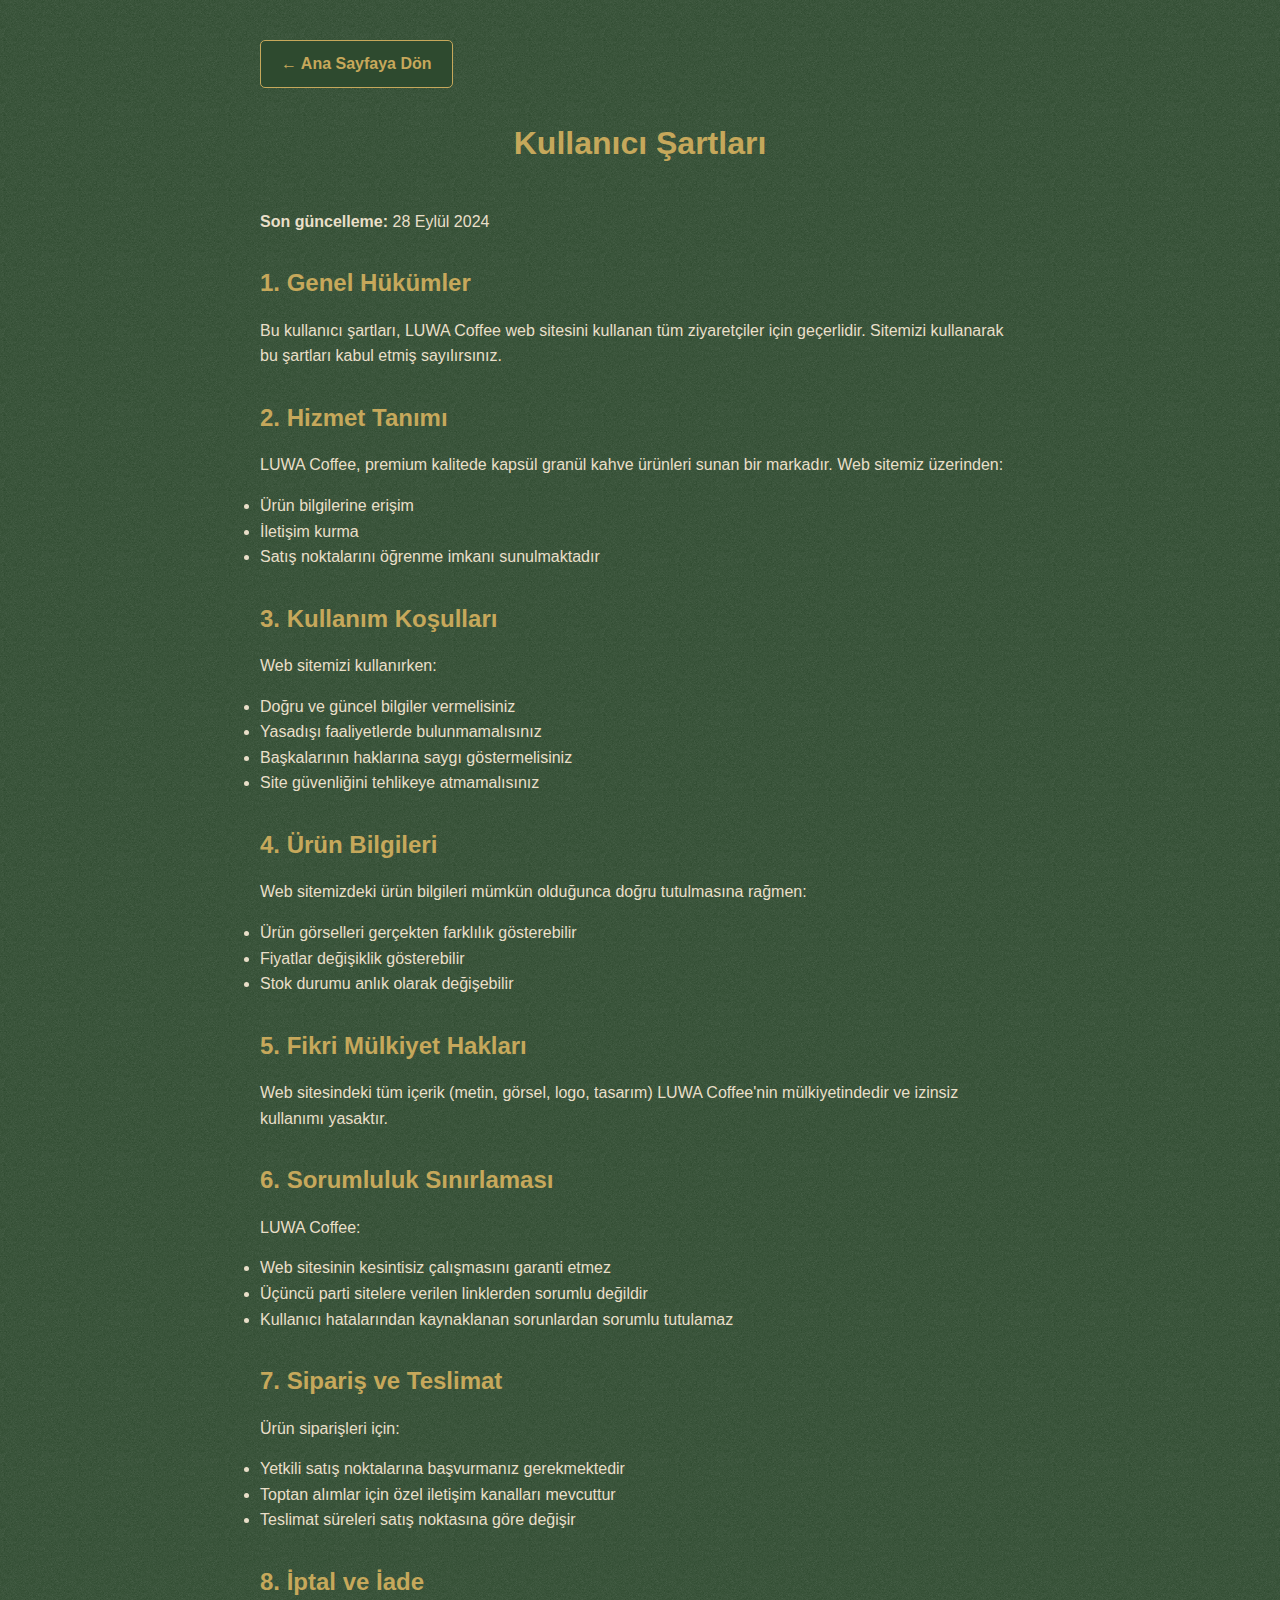
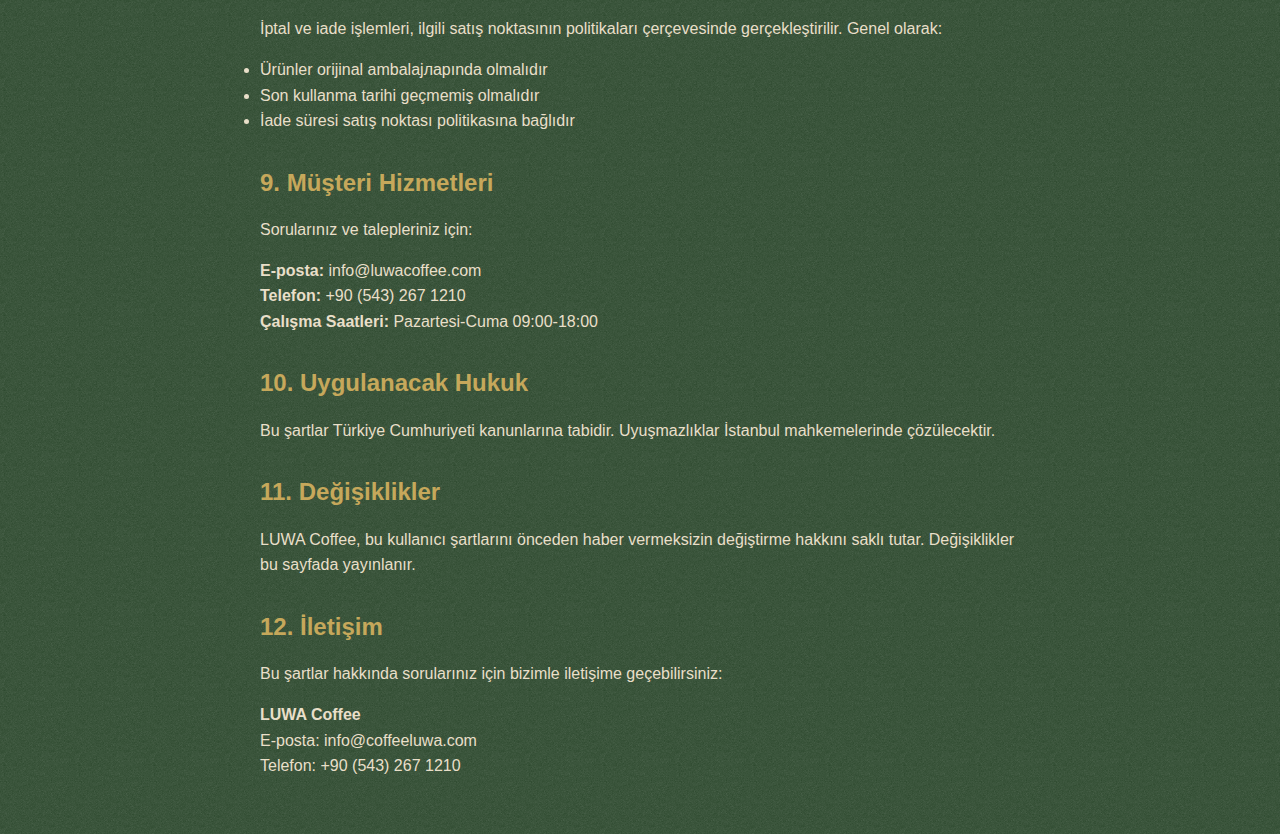
<file: kullanici-sartlari.html>
<!DOCTYPE html>
<html lang="tr">
  <head>
    <meta charset="UTF-8" />
    <meta name="viewport" content="width=device-width, initial-scale=1.0" />
    <title>Kullanıcı Şartları - LUWA Coffee</title>
    <link rel="stylesheet" href="styles.css" />
    <style>
      .legal-content {
        max-width: 800px;
        margin: 0 auto;
        padding: 40px 20px;
        color: var(--cream);
        line-height: 1.6;
      }
      .legal-content h1 {
        color: var(--primary-gold);
        text-align: center;
        margin-bottom: 40px;
      }
      .legal-content h2 {
        color: var(--primary-gold);
        margin-top: 30px;
        margin-bottom: 15px;
      }
      .legal-content p {
        margin-bottom: 15px;
      }
      .back-button {
        display: inline-block;
        margin-bottom: 30px;
        color: var(--primary-gold);
        text-decoration: none;
        padding: 10px 20px;
        border: 1px solid var(--primary-gold);
        border-radius: 5px;
        transition: all 0.3s ease;
      }
      .back-button:hover {
        background: var(--primary-gold);
        color: var(--green);
      }
    </style>
  </head>
  <body
    style="
      background: var(--green);
      background-image: url('assets/noise-light.png');
      background-size: 75px 75px;
    "
  >
    <div class="legal-content">
      <a href="index.html" class="back-button">← Ana Sayfaya Dön</a>

      <h1>Kullanıcı Şartları</h1>

      <p><strong>Son güncelleme:</strong> 28 Eylül 2024</p>

      <h2>1. Genel Hükümler</h2>
      <p>
        Bu kullanıcı şartları, LUWA Coffee web sitesini kullanan tüm
        ziyaretçiler için geçerlidir. Sitemizi kullanarak bu şartları kabul
        etmiş sayılırsınız.
      </p>

      <h2>2. Hizmet Tanımı</h2>
      <p>
        LUWA Coffee, premium kalitede kapsül granül kahve ürünleri sunan bir
        markadır. Web sitemiz üzerinden:
      </p>
      <ul>
        <li>Ürün bilgilerine erişim</li>
        <li>İletişim kurma</li>
        <li>Satış noktalarını öğrenme imkanı sunulmaktadır</li>
      </ul>

      <h2>3. Kullanım Koşulları</h2>
      <p>Web sitemizi kullanırken:</p>
      <ul>
        <li>Doğru ve güncel bilgiler vermelisiniz</li>
        <li>Yasadışı faaliyetlerde bulunmamalısınız</li>
        <li>Başkalarının haklarına saygı göstermelisiniz</li>
        <li>Site güvenliğini tehlikeye atmamalısınız</li>
      </ul>

      <h2>4. Ürün Bilgileri</h2>
      <p>
        Web sitemizdeki ürün bilgileri mümkün olduğunca doğru tutulmasına
        rağmen:
      </p>
      <ul>
        <li>Ürün görselleri gerçekten farklılık gösterebilir</li>
        <li>Fiyatlar değişiklik gösterebilir</li>
        <li>Stok durumu anlık olarak değişebilir</li>
      </ul>

      <h2>5. Fikri Mülkiyet Hakları</h2>
      <p>
        Web sitesindeki tüm içerik (metin, görsel, logo, tasarım) LUWA
        Coffee'nin mülkiyetindedir ve izinsiz kullanımı yasaktır.
      </p>

      <h2>6. Sorumluluk Sınırlaması</h2>
      <p>LUWA Coffee:</p>
      <ul>
        <li>Web sitesinin kesintisiz çalışmasını garanti etmez</li>
        <li>Üçüncü parti sitelere verilen linklerden sorumlu değildir</li>
        <li>
          Kullanıcı hatalarından kaynaklanan sorunlardan sorumlu tutulamaz
        </li>
      </ul>

      <h2>7. Sipariş ve Teslimat</h2>
      <p>Ürün siparişleri için:</p>
      <ul>
        <li>Yetkili satış noktalarına başvurmanız gerekmektedir</li>
        <li>Toptan alımlar için özel iletişim kanalları mevcuttur</li>
        <li>Teslimat süreleri satış noktasına göre değişir</li>
      </ul>

      <h2>8. İptal ve İade</h2>
      <p>
        İptal ve iade işlemleri, ilgili satış noktasının politikaları
        çerçevesinde gerçekleştirilir. Genel olarak:
      </p>
      <ul>
        <li>Ürünler orijinal ambalajларında olmalıdır</li>
        <li>Son kullanma tarihi geçmemiş olmalıdır</li>
        <li>İade süresi satış noktası politikasına bağlıdır</li>
      </ul>

      <h2>9. Müşteri Hizmetleri</h2>
      <p>Sorularınız ve talepleriniz için:</p>
      <p>
        <strong>E-posta:</strong> info@luwacoffee.com<br />
        <strong>Telefon:</strong> +90 (543) 267 1210<br />
        <strong>Çalışma Saatleri:</strong> Pazartesi-Cuma 09:00-18:00
      </p>

      <h2>10. Uygulanacak Hukuk</h2>
      <p>
        Bu şartlar Türkiye Cumhuriyeti kanunlarına tabidir. Uyuşmazlıklar
        İstanbul mahkemelerinde çözülecektir.
      </p>

      <h2>11. Değişiklikler</h2>
      <p>
        LUWA Coffee, bu kullanıcı şartlarını önceden haber vermeksizin
        değiştirme hakkını saklı tutar. Değişiklikler bu sayfada yayınlanır.
      </p>

      <h2>12. İletişim</h2>
      <p>
        Bu şartlar hakkında sorularınız için bizimle iletişime geçebilirsiniz:
      </p>
      <p>
        <strong>LUWA Coffee</strong><br />
        E-posta: info@coffeeluwa.com <br />
        Telefon: +90 (543) 267 1210
      </p>
    </div>
  </body>
</html>
</file>
<file: styles.css>
/* CSS Variables */
:root {
  --primary-gold: rgb(198, 168, 91);
  --dark-brown: #745441;
  --cream: #e9dfc9;
  --green: #2e4a2f;
  --text-dark: #f8f6f0;
  --text-muted: #666666;
  --gold-light: #fbdd79;
  --bg-light: #faf9f7;
}

/* Universal Selector */
* {
  scrollbar-color: var(--primary-gold) var(--cream);
  scroll-behavior: smooth;
  margin: 0;
  padding: 0;
  box-sizing: border-box;
}

/* Body */
body {
  font-family: "Oswald", sans-serif;
  line-height: 1.6;
  color: var(--text-dark);
  background-color: var(--bg-light);
}

/* Image Modal */
.image-modal {
  display: none;
  position: fixed;
  top: 0;
  left: 0;
  width: 100%;
  height: 100%;
  background-color: rgba(0, 0, 0, 0.9);
  z-index: 1000;
  cursor: pointer;
  opacity: 0;
}

.image-modal.active {
  display: flex;
  justify-content: center;
  align-items: center;
  opacity: 1;
}

.modal-content {
  max-width: 90%;
  max-height: 90vh;
  position: relative;
}

.modal-content img {
  max-width: 100%;
  max-height: 90vh;
  object-fit: contain;
  border-radius: 8px;
}

.close-modal {
  position: absolute;
  top: -40px;
  right: 0;
  width: 30px;
  height: 30px;
  background: transparent;
  border: none;
  cursor: pointer;
  padding: 0;
  color: white;
}

/* Coffee Categories */
.coffee-categories {
  padding: 80px 0;
  background: var(--green);
  background-image: url("assets/noise-light.png");
  background-size: 75px 75px;
}

/* Vertical Carousel Styles */
.vertical-carousel {
  position: relative;
  max-width: 1300px;
  margin: 0 auto;
  padding: 40px 0;
}

.carousel-content {
  position: relative;
  overflow: hidden;
  border-radius: 20px;
  background: rgba(46, 74, 47, 0.1);
  backdrop-filter: blur(10px);
  border: 2px solid var(--primary-gold);
  touch-action: pan-y pinch-zoom;
  user-select: none;
}

.carousel-slides {
  background-image: url("assets/noise-light.png");
  background-size: 75px 75px;
  background-color: rgba(255, 255, 255, 0.01);
  position: relative;
  height: 400px;
  transition: min-height 0.4s ease;
}

.carousel-slide {
  position: absolute;
  top: 0;
  left: 0;
  width: 100%;
  height: 100%;
  display: flex;
  align-items: center;
  padding: 40px;
  opacity: 0;
  transform: translateY(30px);
  transition: all 0.6s cubic-bezier(0.25, 0.46, 0.45, 0.94),
    min-height 0.4s ease;
  pointer-events: none;
}

.carousel-slide.active {
  opacity: 1;
  transform: translateY(0);
  pointer-events: all;
}

.slide-text {
  flex: 1;
  padding-right: 40px;
}

.slide-text h3 {
  font-size: 2.5rem;
  color: var(--primary-gold);
  margin-bottom: 20px;
  font-weight: 700;
  text-shadow: 0 2px 4px rgba(0, 0, 0, 0.3);
}

.slide-text p {
  font-size: 1.2rem;
  color: var(--text-dark);
  line-height: 1.8;
  margin-bottom: 25px;
  text-shadow: 0 1px 2px rgba(0, 0, 0, 0.2);
  transition: all 0.3s ease;
  min-height: 3.6em; /* Preserve space for 3 lines of text */
}

.slide-features {
  display: flex;
  flex-wrap: wrap;
  gap: 10px;
}

.feature {
  background: var(--primary-gold);
  color: var(--green);
  padding: 8px 16px;
  border-radius: 20px;
  font-size: 0.9rem;
  font-weight: 600;
  text-transform: uppercase;
  letter-spacing: 0.5px;
  transition: all 0.3s ease;
}

.feature.clickable {
  cursor: pointer;
  position: relative;
  overflow: hidden;
}

.feature.clickable::before {
  content: "";
  position: absolute;
  top: 0;
  left: -100%;
  width: 100%;
  height: 100%;
  background: linear-gradient(
    90deg,
    transparent,
    rgba(255, 255, 255, 0.3),
    transparent
  );
  transition: left 0.5s ease;
}

.feature.clickable:hover {
  transform: translateY(-2px);
  box-shadow: 0 5px 15px rgba(198, 168, 91, 0.4);
  background: var(--gold-light);
}

.feature.clickable:hover::before {
  left: 100%;
}

.feature.clickable:active {
  transform: translateY(0) scale(0.95);
}

.feature.active-feature {
  background: var(--dark-brown);
  color: var(--primary-gold);
  box-shadow: 0 0 20px rgba(198, 168, 91, 0.6);
  animation: pulse 2s infinite;
}

@keyframes pulse {
  0% {
    box-shadow: 0 0 20px rgba(198, 168, 91, 0.6);
  }
  50% {
    box-shadow: 0 0 30px rgba(198, 168, 91, 0.8);
  }
  100% {
    box-shadow: 0 0 20px rgba(198, 168, 91, 0.6);
  }
}

@keyframes scaleImage {
  0% {
    transform: scale(1);
  }
  50% {
    transform: scale(1.15);
  }
  100% {
    transform: scale(1);
  }
}

.slide-image {
  flex: 1;
  display: flex;
  align-items: center;
  justify-content: center;
  max-width: 400px;
}

.slide-image img {
  max-width: 100%;
  max-height: 400px;
  object-fit: contain;
  filter: drop-shadow(0 10px 20px rgba(0, 0, 0, 0.3));
  transition: transform 0.3s ease;
  mask: radial-gradient(circle, black 30%, transparent 70%);
  -webkit-mask: radial-gradient(circle, black 30%, transparent 70%);
  cursor: pointer;
}

.slide-image img.animate {
  animation: scaleImage 0.6s ease-in-out;
}

/* Navigation Buttons */
.carousel-nav {
  position: absolute;
  right: 20px;
  top: 50%;
  transform: translateY(-50%);
  display: flex;
  flex-direction: column;
  align-items: center;
  gap: 15px;
  z-index: 10;
}

.nav-btn {
  width: 35px;
  height: 35px;
  background: var(--green);
  border: var(--primary-gold) 2px solid;
  border-radius: 25%;
  color: var(--primary-gold);
  font-size: 0.9rem;
  cursor: pointer;
  transition: all 0.3s ease;
  display: flex;
  align-items: center;
  justify-content: center;
}

.nav-btn:hover {
  background: var(--primary-gold);
  color: var(--green);
  transform: scale(1.1);
}

/* Carousel Dots */
.carousel-dots {
  display: none;
}

/* Desktop Navigation Dots (between arrows) */
.desktop-nav-dots {
  display: flex;
  flex-direction: column;
  gap: 8px;
  margin: 0;
}

.desktop-nav-dots .dot {
  width: 10px;
  height: 10px;
}

/* Mobile Carousel Dots */
.mobile-carousel-dots {
  display: none;
  justify-content: center;
  gap: 15px;
  margin-top: 30px;
}

.dot {
  width: 15px;
  height: 15px;
  border-radius: 50%;
  background: rgba(198, 168, 91, 0.3);
  cursor: pointer;
  transition: all 0.3s ease;
  border: 2px solid transparent;
}

.dot.active {
  background: var(--primary-gold);
  border-color: var(--text-dark);
  transform: scale(1.2);
}

.dot:hover {
  background: var(--primary-gold);
  transform: scale(1.1);
}

/* Coffee Image */
.coffee-image {
  width: 400px;
  height: 300px;
  border-radius: 20px;
  display: flex;
  align-items: center;
  justify-content: center;
  color: white;
  margin: 0 auto;
  border-radius: 20px;
  box-shadow: 0 20px 60px rgba(0, 0, 0, 0.15);
}
.coffee-image img {
  width: 120%;
  height: 100%;
  border-radius: 20px;
}
/* Container */
.container {
  max-width: 1400px;
  margin: 0 auto;
  padding: 0 20px;
}

/* CTA Button */
.cta-button {
  background: radial-gradient(
    circle at center,
    var(--gold-light),
    var(--primary-gold)
  );
  display: inline-block;
  color: var(--green);
  padding: 15px 30px;
  text-decoration: none;
  border-radius: 50px;
  font-weight: bold;
  text-transform: uppercase;
  letter-spacing: 1px;
  transition: all 0.3s;
  box-shadow: 0 5px 15px rgba(184, 134, 11, 0.3);
}

.cta-button:hover {
  transform: scale(1.05);
  box-shadow: 0 8px 25px rgba(184, 134, 11, 0.4);
}

/* Footer */
footer {
  background-image: url("assets/noise-light.png");
  background-size: 75px 75px;
  background-color: var(--green);
  color: green;
  padding: 60px 0 30px;
}

/* Footer Bottom */
.footer-bottom {
  border-top: 1px solid #555;
  padding-top: 30px;
  text-align: center;
  color: var(--cream);
}

/* Footer Content */
.footer-content {
  display: grid;
  grid-template-columns: repeat(auto-fit, minmax(250px, 1fr));
  gap: 40px;
  margin-bottom: 40px;
}

/* Footer Logo */
.footer-logo {
  display: flex;
  align-items: center;
  margin-bottom: 20px;
}

/* Footer Logo Image */
.footer-logo-img {
  width: 5rem;
  height: 5rem;
  object-fit: contain;
  display: flex;
  align-items: center;
  justify-content: center;
  padding: 10px;
  margin: 0 15px 0 0;
  font-weight: bold;
  color: white;
  transition: all 0.3s ease;
  position: relative;
}

.footer-logo-img::before {
  content: "";
  position: absolute;
  top: 0;
  left: 0;
  right: 0;
  bottom: 0;
  background: linear-gradient(
    45deg,
    transparent 30%,
    rgba(255, 255, 255, 0.1) 50%,
    transparent 70%
  );
  border-radius: 50%;
  mix-blend-mode: screen;
  pointer-events: none;
}

.footer-logo-img:hover {
  transform: scale(1.05);
}

/* Footer Section */
.footer-section h4 {
  color: var(--primary-gold);
  margin-bottom: 20px;
  font-size: 1.1rem;
}

.footer-section ul {
  list-style: none;
}

.footer-section li {
  margin-bottom: 10px;
}

.footer-section a {
  color: var(--cream);
  text-decoration: none;
  transition: color 0.3s;
}

.footer-section a:hover {
  color: var(--primary-gold);
}

/* Header */
header {
  background: var(--green);
  padding: 15px 0;
  box-shadow: 0 2px 10px rgba(0, 0, 0, 0.1);
  position: sticky;
  top: 0;
  z-index: 100;
  border-bottom: var(--primary-gold) 0.25rem solid;
  transition: all 0.3s ease;
  background-image: url("assets/noise-light.png");
  background-size: 75px 75px;
}

/* Shrunk Header State */
header.shrunk {
  padding: 8px 0;
  box-shadow: 0 4px 20px rgba(0, 0, 0, 0.15);
  backdrop-filter: blur(10px);
  background: var(--green);
  background-image: url("assets/noise-light.png");
  background-size: 75px 75px;
  border-bottom-width: 0.15rem;
}

header.shrunk .logo-img {
  width: 35px;
  height: 35px;
  font-size: 14px;
}

header.shrunk .logo-text {
  font-size: 18px;
}

header.shrunk nav a {
  font-size: 14px;
  padding: 3px 8px;
}

/* Hamburger Menu */
.hamburger {
  display: none;
  flex-direction: column;
  background: none;
  border: none;
  cursor: pointer;
  padding: 0;
  width: 30px;
  height: 24px;
  justify-content: space-between;
  z-index: 101;
}

.hamburger-line {
  width: 100%;
  height: 3px;
  background: var(--primary-gold);
  transition: all 0.3s ease;
  border-radius: 2px;
}

/* Hamburger Animation */
.hamburger.active .hamburger-line:nth-child(1) {
  transform: rotate(45deg) translate(8px, 9px);
}

.hamburger.active .hamburger-line:nth-child(2) {
  opacity: 0;
}

.hamburger.active .hamburger-line:nth-child(3) {
  transform: rotate(-45deg) translate(5px, -6px);
}

/* Mobile Navigation */
.nav-menu {
  transition: all 0.3s ease;
}

/* Header Content */
.header-content {
  display: flex;
  justify-content: space-evenly;
  align-items: center;
}

/* Hero */
.hero {
  background: linear-gradient(180deg, var(--cream) 0%, #2e4a2f 100%);
  padding: 150px 0;
  text-align: center;
  position: relative;
  overflow: hidden;
}

.hero::before {
  content: "";
  position: absolute;
  top: 0;
  left: 0;
  right: 0;
  bottom: 0;
  background-image: url("assets/hero.jpg");
  background-size: cover;
  background-position-x: center;
  background-position-y: center;
  background-repeat: no-repeat;
  opacity: 0.2;
  background-attachment: fixed;
}

.hero h1 {
  font-size: 4rem;
  font-weight: bold;
  color: var(--gold-light);
  margin-bottom: 20px;
  line-height: 1.1;
}

/* Hero Content */
.hero-content {
  position: relative;
  z-index: 2;
}

/* Hero Subtitle */
.hero-subtitle {
  font-size: 1.3rem;
  color: var(--text-dark);
  margin-bottom: 40px;
  max-width: 600px;
  margin-left: auto;
  margin-right: auto;
}

/* Logo */
.logo {
  display: flex;
  flex-direction: column;
  align-items: center;
  text-decoration: none;
  color: var(--primary-gold);
}

/* Logo Image */
.logo-img {
  width: 50px;
  height: 50px;
  display: flex;
  align-items: center;
  justify-content: center;
  margin-right: 15px;
  font-weight: bold;
  color: var(--green);
  font-size: 18px;
  transition: all 0.3s ease;
  position: relative;
  object-fit: cover;
}

.logo-img:hover {
  transform: scale(1.05);
}

/* Logo Text */
.logo-text {
  font-size: 24px;
  font-weight: bold;
}

/* Navigation */
nav ul {
  display: flex;
  justify-items: center;
  align-items: center;
  list-style: none;
  gap: 30px;
}

nav a {
  text-decoration: none;
  font-family: "Franklin Gothic Medium";
  color: var(--gold-light);
  font-weight: 500;
  transition: color 0.3s;
  text-transform: uppercase;
  font-size: 18px;
  padding: 5px 10px;
  letter-spacing: 0.5px;
}

nav a:hover {
  color: var(--primary-gold);
}

/* About Text */
.About-text {
  font-size: 1.1rem;
  line-height: 1.8;
  color: var(--cream);
  margin-bottom: 10px;
  text-align: left;
  padding: 0 20px;
  max-width: 800px;
  margin-left: auto;
  margin-right: auto;
  text-shadow: 1px 1px 2px rgba(0, 0, 0, 0.5);
  font-weight: 300;
}

/* About Author */
.About-author {
  color: var(--primary-gold);
  font-weight: 600;
  font-size: 1.2rem;
  position: relative;
  display: inline-block;
  padding: 0 30px;
  text-shadow: 1px 1px 2px rgba(0, 0, 0, 0.3);
}

.About-author::before,
.About-author::after {
  content: "";
  position: absolute;
  top: 50%;
  width: 25px;
  height: 2px;
  background: var(--primary-gold);
  box-shadow: 0 1px 2px rgba(0, 0, 0, 0.3);
}

.About-author::before {
  left: 0;
}

.About-author::after {
  right: 0;
}

/* About Section */
.About-section {
  padding: 80px 0;
  background: var(--green);
  background-image: url("assets/noise-light.png");
  background-size: 75px 75px;
  text-align: center;
  position: relative;
}

.About-section::before {
  content: "";
  position: absolute;
  top: 0;
  left: 0;
  right: 0;
  height: 3px;
  background: linear-gradient(
    90deg,
    transparent,
    var(--primary-gold),
    transparent
  );
}

.About-section::after {
  content: "";
  position: absolute;
  bottom: 0;
  left: 0;
  right: 0;
  height: 3px;
  background: linear-gradient(
    90deg,
    transparent,
    var(--primary-gold),
    transparent
  );
}

.About-section .container {
  max-width: 900px;
  position: relative;
  z-index: 1;
}

.About-section .section-title {
  font-size: 2.5rem;
  color: var(--primary-gold);
  margin-bottom: 50px;
  position: relative;
  display: inline-block;
  text-shadow: 2px 2px 4px rgba(0, 0, 0, 0.3);
}
/* Section Title */
.section-title h1 {
  text-align: center;
  font-size: 2.5rem;
  color: var(--dark-brown);
  margin-bottom: 60px;
  position: relative;
}

.section-title h2 {
  text-align: center;
  font-size: 2.5rem;
  color: var(--cream);
  margin-bottom: 60px;
  position: relative;
}

/* Special Content */
.special-content {
  display: grid;
  grid-template-columns: 1fr 1fr;
  gap: 60px;
  align-items: center;
}

/* Special Image */
.special-image {
  text-align: center;
}

/* Special Mixes */
.special-mixes {
  padding: 80px 0;
  background: var(--cream);
}

/* Special Text */
.special-text h2 {
  font-size: 2.2rem;
  color: var(--dark-brown);
  margin-bottom: 30px;
}

.special-text p {
  color: var(--text-muted);
  margin-bottom: 15px;
  font-size: 1.1rem;
  line-height: 1.3;
}
.special-text li {
  color: var(--text-muted);
  margin-bottom: 15px;
  font-size: 1.1rem;
  line-height: 1.3;
}
/* Responsive Design */
@media (max-width: 768px) {
  .coffee-image {
    width: 300px;
    height: 200px;
  }
  .header-content {
    display: grid;
    grid-template-columns: auto 1fr auto;
    align-items: center;
    gap: 20px;
    position: relative;
  }

  .hamburger {
    display: flex;
    order: 1;
  }

  .logo {
    order: 2;
    justify-self: center;
  }

  .nav-menu {
    order: 3;
    position: absolute;
    top: 100%;
    left: 0;
    right: 0;
    background: var(--green);
    border-top: 1px solid var(--primary-gold);
    box-shadow: 0 4px 10px rgba(0, 0, 0, 0.1);
    z-index: 100;
  }

  .nav-menu ul {
    flex-direction: column;
    gap: 0;
    padding: 20px 0;
  }

  .nav-menu li {
    border-bottom: 1px solid rgba(198, 168, 91, 0.2);
  }

  .nav-menu li:last-child {
    border-bottom: none;
  }

  .nav-menu a {
    display: block;
    padding: 15px 20px;
    text-align: center;
    font-size: 16px;
  }

  /* Hide menu by default on mobile */
  .nav-menu {
    transform: translateY(-100%);
    opacity: 0;
    visibility: hidden;
  }

  /* Show menu when active */
  .nav-menu.active {
    transform: translateY(0);
    opacity: 1;
    visibility: visible;
  }

  /* Shrunk header adjustments for mobile */
  header.shrunk .header-content {
    padding: 5px 0;
  }

  .hero h1 {
    font-size: 2.5rem;
  }

  .hero-subtitle {
    font-size: 1.1rem;
  }

  .special-content {
    grid-template-columns: 1fr;
    gap: 40px;
  }

  .category-card {
    padding: 40px 30px;
    min-height: 100px;
  }

  .category-card h3 {
    font-size: 1rem;
    top: 6rem;
  }

  .scroll-indicator {
    font-size: 1.5rem;
  }

  .carousel-indicators p {
    font-size: 0.8rem;
  }

  .products-grid {
    grid-template-columns: 1fr;
  }

  /* About Section Mobile */
  .About-section .section-title {
    font-size: 2rem;
    margin-bottom: 30px;
  }

  .About-text {
    font-size: 1rem;
    text-align: center;
    padding: 0 0;
    line-height: 1.6;
  }

  .About-author {
    font-size: 1rem;
    padding: 0 20px;
  }

  .About-author::before,
  .About-author::after {
    width: 15px;
  }
}

@media (max-width: 480px) {
  .hero {
    padding: 60px 0;
  }

  .hero h1 {
    font-size: 2rem;
  }

  .section-title {
    font-size: 2rem;
  }

  .container {
    padding: 0 20px;
  }

  /* Carousel Mobile Styles */

  .carousel-mask {
    height: 350px;
    max-width: 280px;
  }

  .category-card {
    padding: 40px 30px;
    min-height: 120px;
  }

  .category-card h3 {
    font-size: 1.2rem;
    top: 8rem;
  }

  .scroll-indicator {
    font-size: 1.5rem;
  }

  .carousel-indicators p {
    font-size: 0.8rem;
  }
}

/* Modal Styles */
.modal-overlay {
  position: fixed;
  top: 0;
  left: 0;
  width: 100%;
  height: 100%;
  background: rgba(0, 0, 0, 0.7);
  backdrop-filter: blur(5px);
  display: flex;
  justify-content: center;
  align-items: center;
  z-index: 1000;
  opacity: 0;
  visibility: hidden;
  transition: all 0.3s ease;
}

.modal-overlay.active {
  opacity: 1;
  visibility: visible;
}

.modal-content {
  background: var(--cream);
  border-radius: 20px;
  max-width: 500px;
  width: 90%;
  max-height: 80vh;
  overflow-y: auto;
  box-shadow: 0 20px 60px rgba(0, 0, 0, 0.3);
  transform: scale(0.7) translateY(50px);
  transition: all 0.3s ease;
  border: 3px solid var(--primary-gold);
}

.modal-overlay.active .modal-content {
  transform: scale(1) translateY(0);
}

/* Modal Header */
.modal-header {
  display: flex;
  justify-content: space-between;
  align-items: center;
  padding: 25px 30px;
  border-bottom: 1px solid rgba(198, 168, 91, 0.2);
  background: linear-gradient(135deg, var(--primary-gold), var(--gold-light));
  border-radius: 18px 18px 0 0;
}

.modal-header h3 {
  margin: 0;
  color: var(--cream);
  font-size: 1.4rem;
  font-weight: bold;
}

.modal-close {
  background: none;
  border: none;
  font-size: 2rem;
  color: var(--cream);
  cursor: pointer;
  padding: 0;
  width: 35px;
  height: 35px;
  display: flex;
  align-items: center;
  justify-content: center;
  border-radius: 50%;
  transition: all 0.3s ease;
}

.modal-close:hover {
  background: rgba(255, 255, 255, 0.2);
  transform-origin: center;
  transform: rotate(90deg);
}

/* Modal Body */
.modal-body {
  padding: 30px;
}

.modal-options {
  display: grid;
  gap: 15px;
}

/* Modal Option */
.modal-option {
  display: flex;
  align-items: center;
  padding: 20px;
  background: var(--green);
  border-radius: 15px;
  text-decoration: none;
  color: var(--cream);
  transition: all 0.3s ease;
  border: 2px solid transparent;
  position: relative;
  overflow: hidden;
}

.modal-option::before {
  content: "";
  position: absolute;
  top: 0;
  left: -100%;
  width: 100%;
  height: 100%;
  background: linear-gradient(
    90deg,
    transparent,
    rgba(198, 168, 91, 0.2),
    transparent
  );
  transition: left 0.5s ease;
}

.modal-option:hover::before {
  left: 100%;
}

.modal-option:hover {
  transform: translateY(-3px);
  box-shadow: 0 10px 30px rgba(0, 0, 0, 0.2);
  border-color: var(--primary-gold);
  background: linear-gradient(135deg, var(--green), #3a5a3b);
}

.option-icon {
  font-size: 2.5rem;
  margin-right: 20px;
  width: 60px;
  height: 60px;
  border-radius: 50%;
  display: flex;
  align-items: center;
  justify-content: center;
  box-shadow: 0 5px 15px rgba(198, 168, 91, 0.3);
  overflow: hidden;
}

.option-icon img {
  width: 100%;
  height: 100%;
  object-fit: contain;
  object-position: center;
  border-radius: 50%;
}

.option-content h4 {
  margin: 0 0 8px 0;
  font-size: 1.2rem;
  color: var(--primary-gold);
}

.option-content p {
  margin: 0;
  color: var(--cream);
  font-size: 0.9rem;
  opacity: 0.9;
}

/* Mobile Modal Adjustments */
@media (max-width: 480px) {
  .coffee-image {
    width: 300px;
    height: 200px;
  }
  .modal-content {
    width: 95%;
    margin: 20px;
  }

  .modal-header {
    padding: 20px;
  }

  .modal-body {
    padding: 20px;
  }

  .modal-option {
    padding: 15px;
  }

  .option-icon {
    width: 50px;
    height: 50px;
    font-size: 2rem;
    margin-right: 15px;
  }

  .option-content h4 {
    font-size: 1.1rem;
  }
}

/* E-commerce Modal Specific Styles */
.platform-option {
  display: flex;
  align-items: center;
  padding: 20px;
  background: var(--green);
  border-radius: 15px;
  text-decoration: none;
  color: var(--cream);
  transition: all 0.3s ease;
  border: 2px solid transparent;
  position: relative;
  overflow: hidden;
}

.platform-option::before {
  content: "";
  position: absolute;
  top: 0;
  left: -100%;
  width: 100%;
  height: 100%;
  background: linear-gradient(
    90deg,
    transparent,
    rgba(198, 168, 91, 0.2),
    transparent
  );
  transition: left 0.5s ease;
}

.platform-option:hover::before {
  left: 100%;
}

.platform-option:hover {
  transform: translateY(-3px);
  box-shadow: 0 10px 30px rgba(0, 0, 0, 0.2);
  border-color: var(--primary-gold);
  background: linear-gradient(135deg, var(--green), #3a5a3b);
}

.platform-arrow {
  font-size: 1.5rem;
  color: var(--primary-gold);
  margin-left: auto;
  transition: transform 0.3s ease;
}

.platform-option:hover .platform-arrow {
  transform: translateX(5px);
}

.modal-back {
  text-align: center;
  margin-top: 20px;
  padding-top: 20px;
  border-top: 1px solid rgba(198, 168, 91, 0.2);
}

.back-button {
  background: var(--green);
  color: var(--cream);
  border: 2px solid var(--primary-gold);
  padding: 12px 25px;
  border-radius: 25px;
  cursor: pointer;
  font-size: 1rem;
  font-weight: bold;
  transition: all 0.3s ease;
}

.back-button:hover {
  background: var(--primary-gold);
  color: var(--green);
  transform: translateY(-2px);
  box-shadow: 0 5px 15px rgba(198, 168, 91, 0.3);
}

/* Platform-specific icon backgrounds */
.platform-option .option-icon {
  box-shadow: 0 5px 15px rgba(0, 0, 0, 0.2);
}

/* Enhanced hover effects for platforms */
.platform-option:hover {
  transform: translateY(-5px);
  box-shadow: 0 15px 35px rgba(0, 0, 0, 0.25);
}

.platform-option:hover .option-icon {
  transform: scale(1.1);
  box-shadow: 0 8px 20px rgba(0, 0, 0, 0.3);
}

/* Wholesale Modal Styles */
.contact-info {
  display: flex;
  flex-direction: column;
  gap: 25px;
  margin-bottom: 30px;
}

.contact-item {
  display: flex;
  align-items: flex-start;
  gap: 15px;
  padding: 20px;
  background: var(--bg-light);
  border-radius: 15px;
  border: 2px solid var(--primary-gold);
  transition: all 0.3s ease;
}

.contact-item:hover {
  background-color: var(--green);
  transform: translateY(-3px);
  box-shadow: 0 10px 25px rgba(0, 0, 0, 0.1);
}

.contact-icon {
  font-size: 2rem;
  background: var(--primary-gold);
  color: white;
  width: 60px;
  height: 60px;
  border-radius: 50%;
  display: flex;
  align-items: center;
  justify-content: center;
  flex-shrink: 0;
  box-shadow: 0 5px 15px rgba(198, 168, 91, 0.3);
}

.contact-content {
  flex: 1;
}

.contact-content h4 {
  color: var(--primary-gold);
  font-size: 1.3rem;
  margin-bottom: 8px;
  font-weight: 600;
}

.contact-content p {
  margin-bottom: 5px;
}

.contact-content a {
  color: var(--primary-gold);
  text-decoration: none;
  font-weight: 500;
  font-size: 1.1rem;
  transition: color 0.3s ease;
}

.contact-content a:hover {
  color: var(--dark-brown);
  text-decoration: underline;
}

.contact-content small {
  color: var(--text-muted);
  font-size: 0.9rem;
  font-style: italic;
}

.wholesale-features {
  background: linear-gradient(135deg, var(--cream), var(--bg-light));
  padding: 25px;
  border-radius: 15px;
  margin-bottom: 25px;
  border: 2px solid var(--primary-gold);
}

.wholesale-features h4 {
  color: var(--dark-brown);
  font-size: 1.2rem;
  margin-bottom: 15px;
  text-align: center;
}

.wholesale-features ul {
  list-style: none;
  padding: 0;
}

.wholesale-features li {
  color: var(--dark-brown);
  padding: 8px 0;
  font-size: 1rem;
  display: flex;
  align-items: center;
  gap: 10px;
}

.wholesale-features li:before {
  content: "✅";
  font-size: 1.2rem;
}

/* Responsive Design for Wholesale Modal */
@media (max-width: 768px) {
  .contact-item {
    flex-direction: column;
    text-align: center;
    gap: 15px;
  }

  .contact-icon {
    margin: 0 auto;
  }

  .wholesale-features {
    padding: 20px 15px;
  }
}

/* Swipe Indicator */
.swipe-indicator {
  position: absolute;
  bottom: 10px;
  left: 50%;
  transform: translateX(-50%);
  display: none;
  color: var(--primary-gold);
  font-size: 0.9rem;
  opacity: 0.7;
  animation: swipeHint 2s ease-in-out infinite;
}

@keyframes swipeHint {
  0%,
  100% {
    opacity: 0.7;
    transform: translateX(-50%) translateY(0);
  }
  50% {
    opacity: 1;
    transform: translateX(-50%) translateY(-3px);
  }
}

/* Vertical Carousel Mobile Responsive */
@media (max-width: 768px) {
  .coffee-categories {
    padding: 60px 0;
  }

  .vertical-carousel {
    padding: 30px 15px;
  }

  .carousel-content {
    position: relative;
    margin: 0 10px;
  }

  .swipe-indicator {
    display: block;
  }

  .carousel-slide {
    flex-direction: column;
    padding: 35px;
    text-align: center;
    height: auto;
    min-height: 700px;
  }

  .slide-text {
    padding: 0 15px;
    margin-bottom: 40px;
  }

  .slide-text h3 {
    font-size: 2rem;
    margin-bottom: 20px;
  }

  .slide-text p {
    font-size: 1.1rem;
    margin-bottom: 25px;
    line-height: 1.6;
  }

  .slide-features {
    justify-content: center;
  }

  .slide-image {
    max-width: 300px;
  }

  .carousel-nav {
    display: none;
  }

  .mobile-carousel-dots {
    display: flex;
  }

  .carousel-slides {
    height: auto;
    min-height: 700px;
  }
}

@media (max-width: 480px) {
  .coffee-categories {
    padding: 40px 0;
  }

  .vertical-carousel {
    padding: 25px 10px;
  }

  .carousel-content {
    margin: 0 5px;
  }

  .carousel-slide {
    padding: 30px;
    min-height: 700px;
  }

  .slide-text {
    padding: 0 0;
  }

  .slide-text h3 {
    font-size: 1.8rem;
  }

  .slide-text p {
    font-size: 1rem;
  }

  .feature {
    padding: 8px 16px;
    font-size: 0.85rem;
    margin: 5px;
  }

  .dot {
    width: 12px;
    height: 12px;
  }
}
</file>
